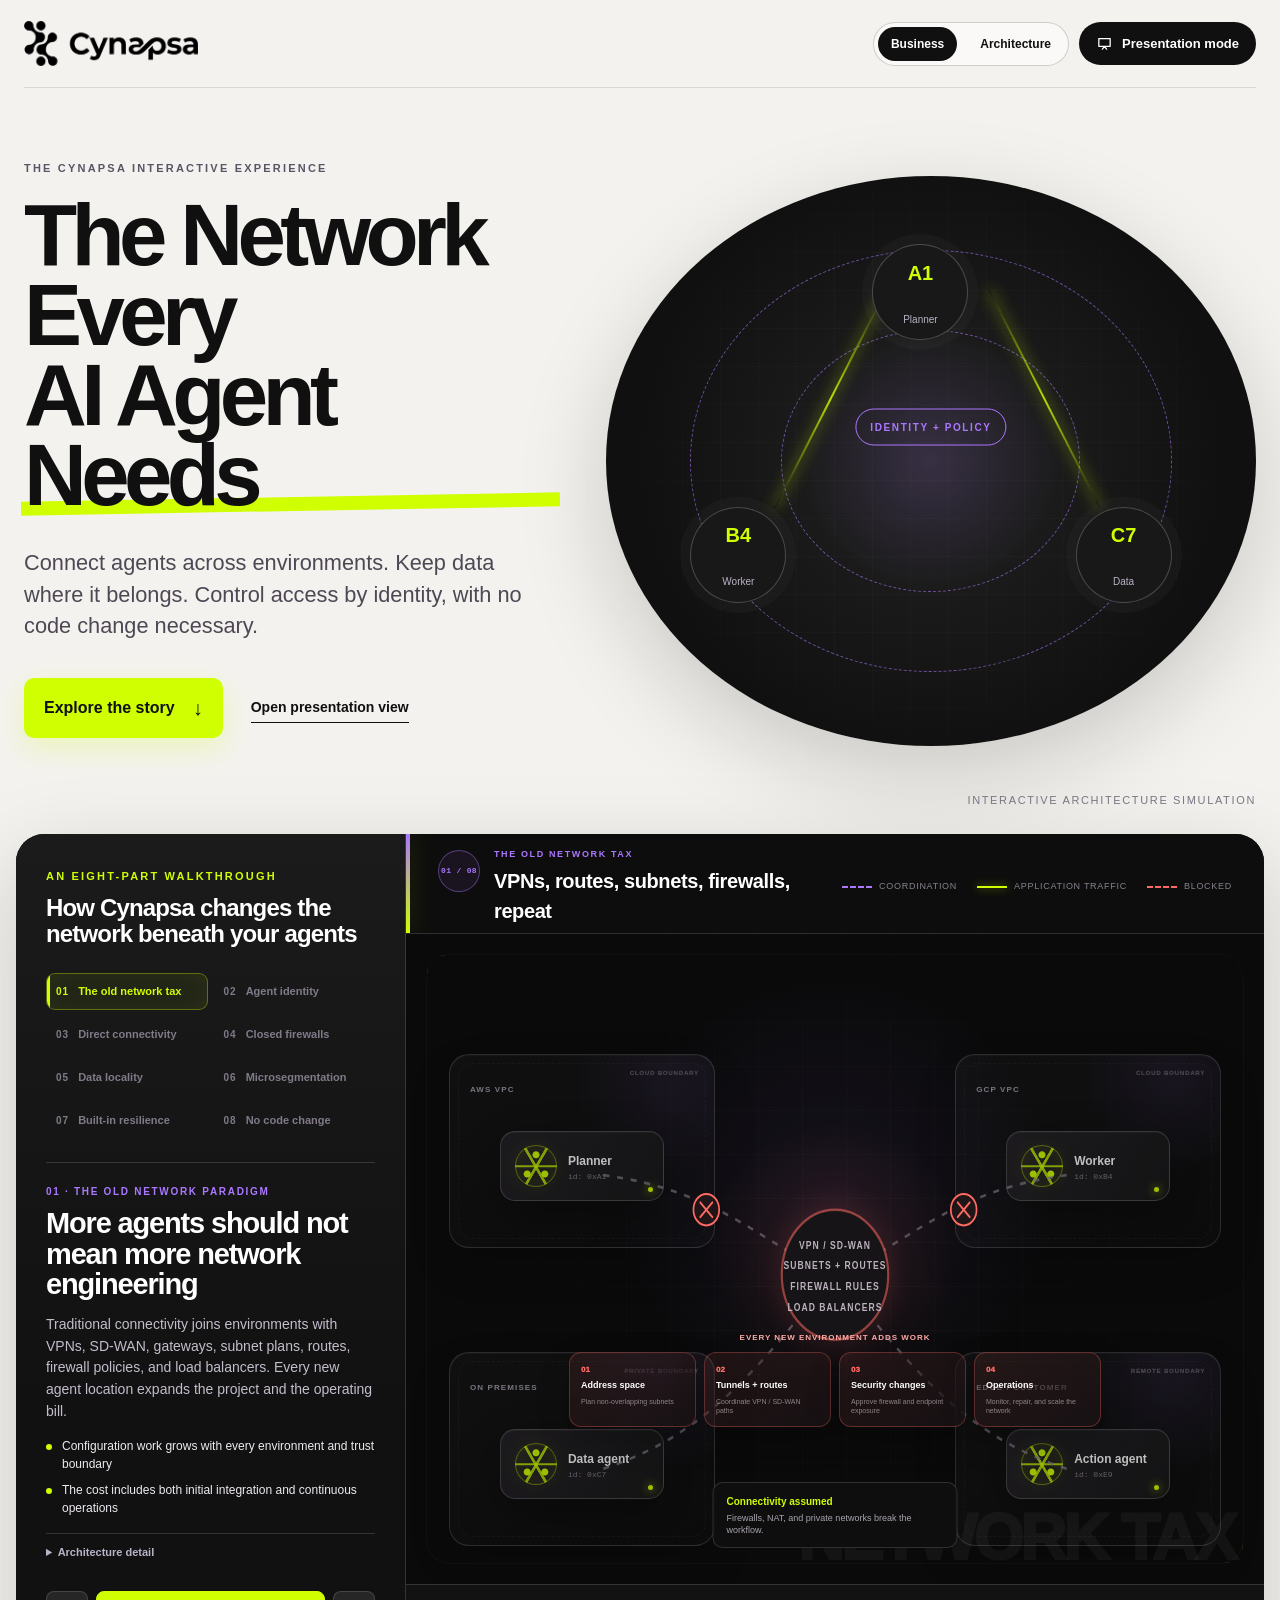
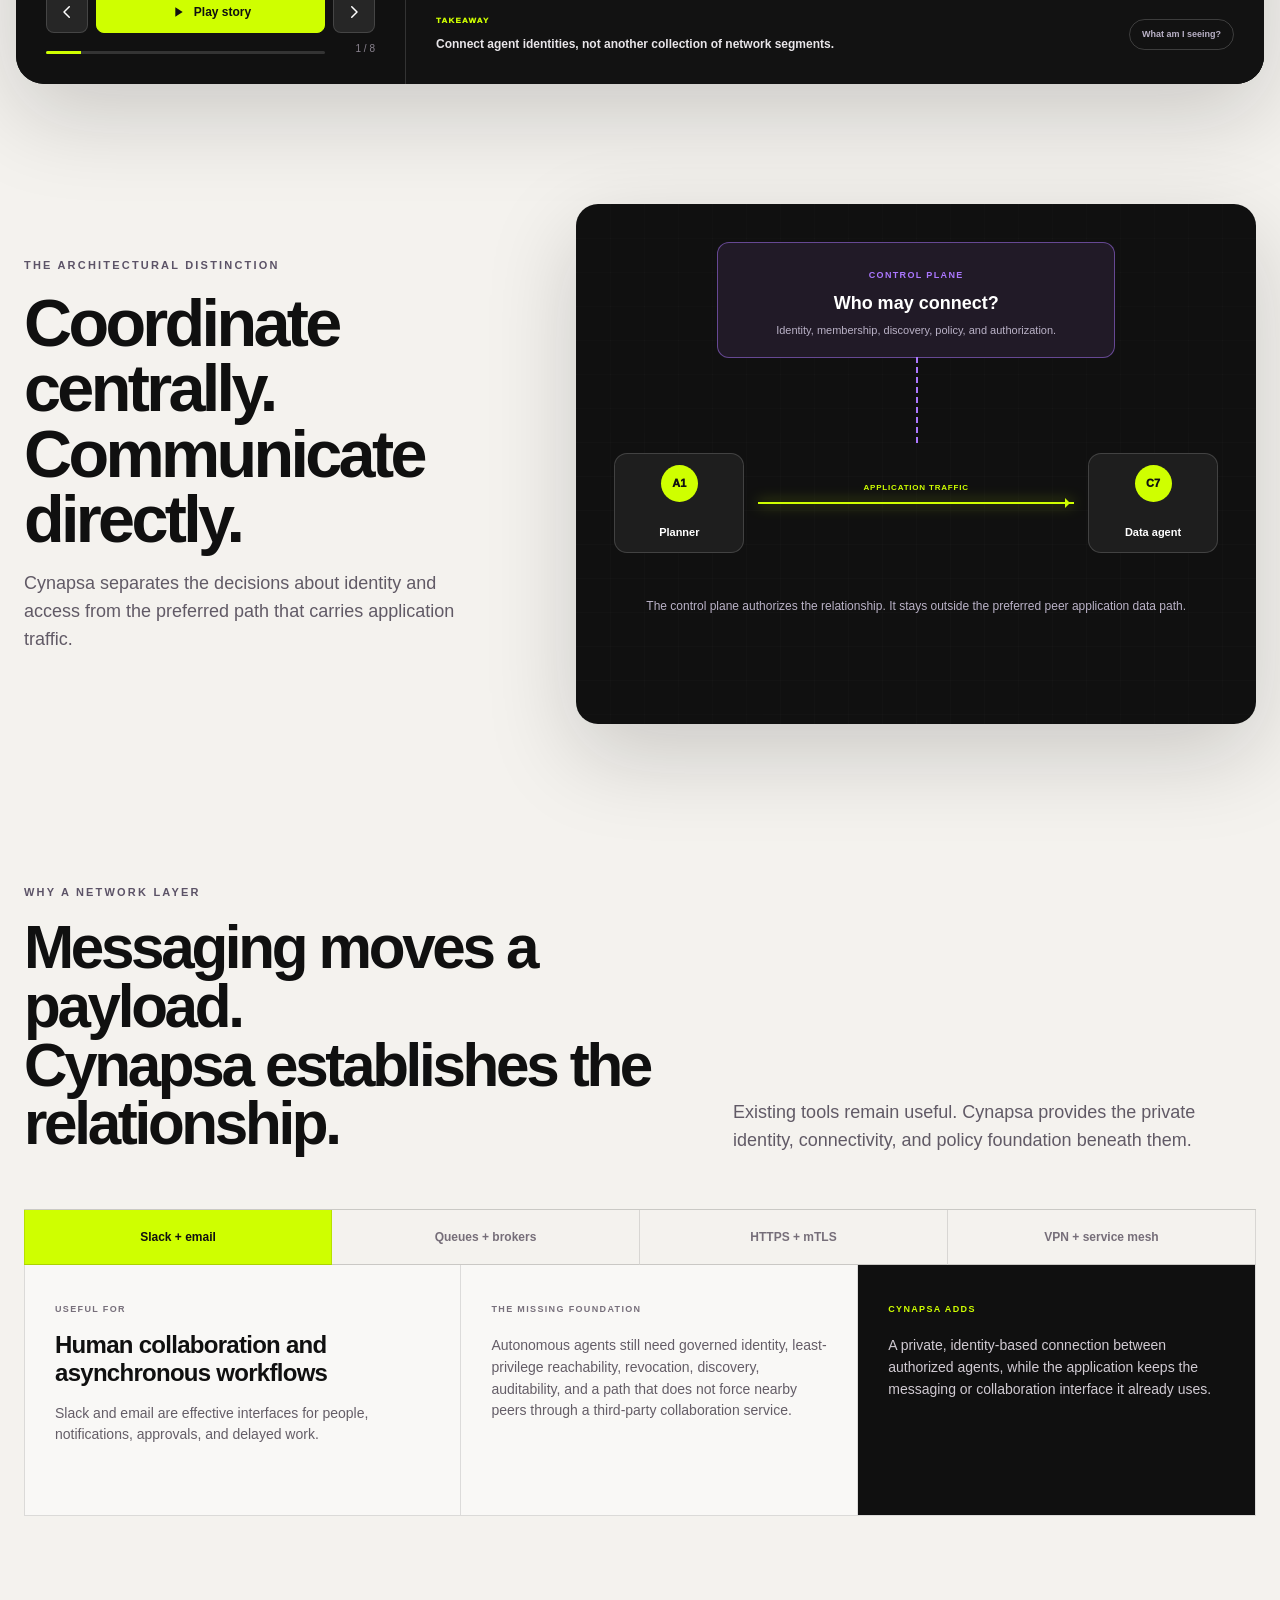
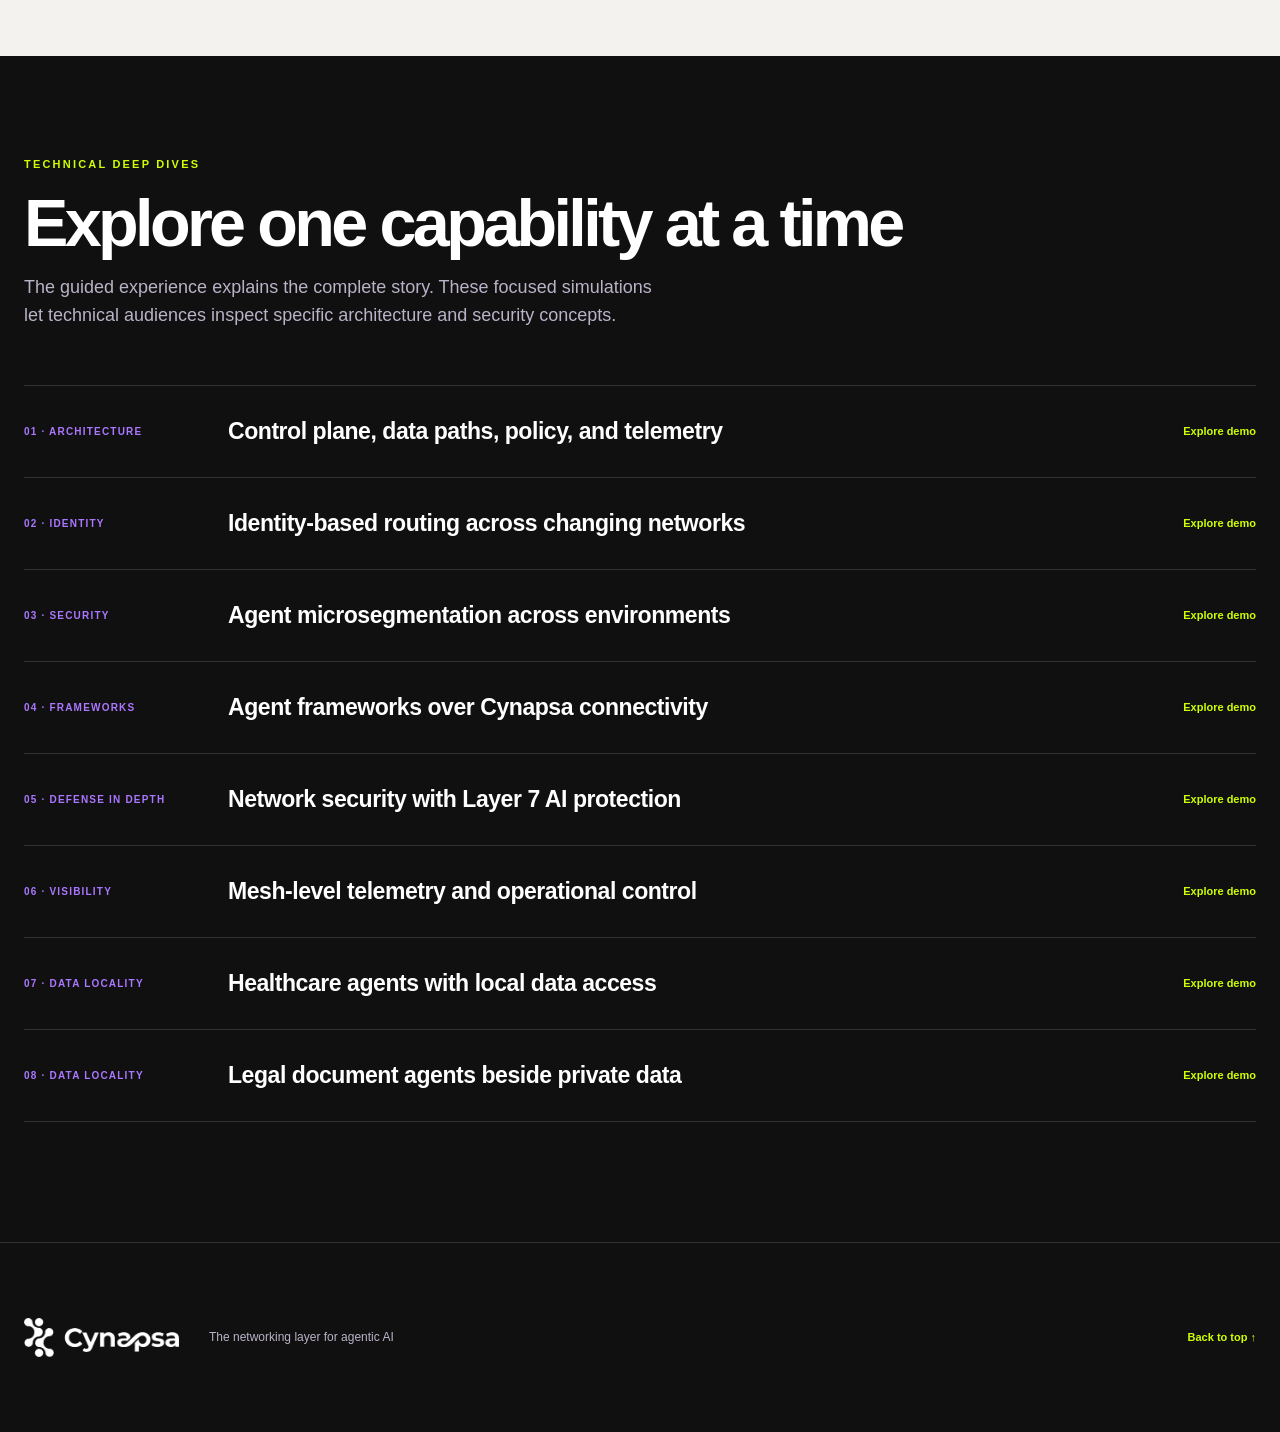
<file: index.html>
<!doctype html>
<html lang="en">
<head>
    <meta charset="utf-8">
    <meta name="viewport" content="width=device-width, initial-scale=1">
    <meta name="description" content="An interactive explanation of how Cynapsa connects distributed AI agents with identity-based policy and a direct peer data path.">
    <meta name="theme-color" content="#101010">
    <title>Cynapsa Interactive Experience</title>
    <link rel="icon" type="image/svg+xml" href="data:image/svg+xml,%3Csvg xmlns='http://www.w3.org/2000/svg' viewBox='0 0 64 64'%3E%3Crect width='64' height='64' rx='14' fill='%23101010'/%3E%3Ccircle cx='20' cy='32' r='6' fill='%23cfff00'/%3E%3Ccircle cx='44' cy='20' r='6' fill='%23ab77ff'/%3E%3Ccircle cx='44' cy='44' r='6' fill='%23fff'/%3E%3Cpath d='M25 29l13-7M25 35l13 7' stroke='%23cfff00' stroke-width='3'/%3E%3C/svg%3E">
    <link rel="stylesheet" href="./styles/experience.css?v=technical-stories-2">
</head>
<body data-scene="0" data-scene-id="old-network" data-lens="business" data-policy-state="allowed" data-firewall-state="idle" data-resilience-mode="balanced" data-resilience-state="healthy">
    <a class="skip-link" href="#experience">Skip to the experience</a>

    <header class="site-header">
        <a class="brand" href="./" aria-label="Cynapsa home">
            <img src="./assets/cynapsa-logo-dark.png" alt="Cynapsa">
        </a>
        <nav class="header-actions" aria-label="Experience controls">
            <div class="lens-switch" role="group" aria-label="Choose information level">
                <button class="lens-button is-active" type="button" data-lens="business" aria-pressed="true">Business</button>
                <button class="lens-button" type="button" data-lens="architecture" aria-pressed="false">Architecture</button>
            </div>
            <button class="presentation-button" type="button" data-action="presentation" aria-pressed="false">
                <svg viewBox="0 0 24 24" aria-hidden="true"><path d="M4 5h16v11H4zM9 20l3-4 3 4"/></svg>
                <span>Presentation mode</span>
            </button>
        </nav>
    </header>

    <main>
        <section class="hero" aria-labelledby="hero-title">
            <div class="hero-copy">
                <p class="eyebrow">The Cynapsa interactive experience</p>
                <h1 id="hero-title">The Network Every<br><span>AI Agent Needs</span></h1>
                <p class="hero-lede">Connect agents across environments. Keep data where it belongs. Control access by identity, with no code change necessary.</p>
                <div class="hero-actions">
                    <a class="primary-action" href="#experience">Explore the story <span aria-hidden="true">↓</span></a>
                    <button class="text-action" type="button" data-action="presentation">Open presentation view</button>
                </div>
            </div>
            <div class="hero-visual" aria-hidden="true">
                <div class="hero-orbit hero-orbit-one"></div>
                <div class="hero-orbit hero-orbit-two"></div>
                <div class="hero-control-label">IDENTITY + POLICY</div>
                <div class="hero-agent hero-agent-a"><span>A1</span><small>Planner</small></div>
                <div class="hero-agent hero-agent-b"><span>B4</span><small>Worker</small></div>
                <div class="hero-agent hero-agent-c"><span>C7</span><small>Data</small></div>
                <div class="hero-flow hero-flow-one"></div>
                <div class="hero-flow hero-flow-two"></div>
            </div>
            <p class="simulation-label">Interactive architecture simulation</p>
        </section>

        <section class="experience" id="experience" aria-labelledby="experience-title">
            <aside class="story-panel">
                <div class="story-intro">
                    <p class="eyebrow">An eight-part walkthrough</p>
                    <h2 id="experience-title">How Cynapsa changes the network beneath your agents</h2>
                </div>

                <ol class="chapter-list" aria-label="Story chapters">
                    <li><button type="button" class="chapter-button is-active" data-scene-target="0"><span>01</span><strong>The old network tax</strong></button></li>
                    <li><button type="button" class="chapter-button" data-scene-target="1"><span>02</span><strong>Agent identity</strong></button></li>
                    <li><button type="button" class="chapter-button" data-scene-target="2"><span>03</span><strong>Direct connectivity</strong></button></li>
                    <li><button type="button" class="chapter-button" data-scene-target="3"><span>04</span><strong>Closed firewalls</strong></button></li>
                    <li><button type="button" class="chapter-button" data-scene-target="4"><span>05</span><strong>Data locality</strong></button></li>
                    <li><button type="button" class="chapter-button" data-scene-target="5"><span>06</span><strong>Microsegmentation</strong></button></li>
                    <li><button type="button" class="chapter-button" data-scene-target="6"><span>07</span><strong>Built-in resilience</strong></button></li>
                    <li><button type="button" class="chapter-button" data-scene-target="7"><span>08</span><strong>No code change</strong></button></li>
                </ol>

                <article class="scene-copy" aria-live="polite">
                    <p class="scene-kicker" id="scene-kicker">01 · The challenge</p>
                    <h3 id="scene-title">Your agents have outgrown the sandbox</h3>
                    <p id="scene-body">A proof of concept works because every agent lives inside one trusted environment. Production splits the workflow across clouds, private networks, customer sites, and edge locations.</p>
                    <ul id="scene-points"></ul>
                    <details class="architecture-detail" id="architecture-detail">
                        <summary>Architecture detail</summary>
                        <p id="scene-architecture"></p>
                    </details>
                </article>

                <div class="story-controls">
                    <button type="button" class="control-button" data-action="previous" aria-label="Previous chapter">
                        <svg viewBox="0 0 24 24" aria-hidden="true"><path d="M15 5l-7 7 7 7"/></svg>
                    </button>
                    <button type="button" class="play-button" data-action="play" aria-pressed="false">
                        <svg class="play-icon" viewBox="0 0 24 24" aria-hidden="true"><path d="M8 5l11 7-11 7z"/></svg>
                        <svg class="pause-icon" viewBox="0 0 24 24" aria-hidden="true"><path d="M7 5h4v14H7zM13 5h4v14h-4z"/></svg>
                        <span>Play story</span>
                    </button>
                    <button type="button" class="control-button" data-action="next" aria-label="Next chapter">
                        <svg viewBox="0 0 24 24" aria-hidden="true"><path d="M9 5l7 7-7 7"/></svg>
                    </button>
                    <div class="progress-track" aria-hidden="true"><span id="progress-fill"></span></div>
                    <span class="progress-label" id="progress-label">1 / 8</span>
                </div>
            </aside>

            <div class="architecture-stage" id="architecture-stage" tabindex="0" aria-label="Animated Cynapsa architecture diagram">
                <div class="stage-header">
                    <div class="stage-heading-lockup">
                        <span class="stage-sequence" id="stage-sequence">01 / 08</span>
                        <p class="stage-eyebrow" id="stage-eyebrow">Production reality</p>
                        <h2 id="stage-title">Agents cross network boundaries</h2>
                    </div>
                    <div class="stage-legend" aria-label="Diagram legend">
                        <span><i class="legend-control"></i>Coordination</span>
                        <span><i class="legend-data"></i>Application traffic</span>
                        <span><i class="legend-blocked"></i>Blocked</span>
                    </div>
                </div>

                <div class="topology">
                    <div class="grid-glow"></div>

                    <div class="control-plane">
                        <div class="control-plane-mark">CP</div>
                        <div>
                            <strong>Cynapsa control plane</strong>
                            <span>Identity · policy · discovery · authorization</span>
                        </div>
                        <small>Outside the application data path</small>
                    </div>

                    <div class="environment environment-aws" data-zone="aws">
                        <span class="zone-label">AWS VPC</span>
                        <div class="agent agent-planner" data-agent="planner">
                            <span class="agent-icon">AI</span>
                            <div><strong>Planner</strong><small>id: 0xA1</small></div>
                            <i class="identity-badge">VERIFIED</i>
                        </div>
                    </div>
                    <div class="environment environment-gcp" data-zone="gcp">
                        <span class="zone-label">GCP VPC</span>
                        <div class="agent agent-worker" data-agent="worker">
                            <span class="agent-icon">AI</span>
                            <div><strong>Worker</strong><small>id: 0xB4</small></div>
                            <i class="identity-badge">VERIFIED</i>
                            <i class="revoked-badge">REVOKED</i>
                        </div>
                    </div>
                    <div class="environment environment-onprem" data-zone="onprem">
                        <span class="zone-label">ON PREMISES</span>
                        <div class="agent agent-data" data-agent="data">
                            <span class="agent-icon">AI</span>
                            <div><strong>Data agent</strong><small>id: 0xC7</small></div>
                            <i class="identity-badge">VERIFIED</i>
                        </div>
                        <div class="private-data"><span></span><strong>Private data</strong><small>Raw data stays here</small></div>
                    </div>
                    <div class="environment environment-edge" data-zone="edge">
                        <span class="zone-label">EDGE / CUSTOMER</span>
                        <div class="agent agent-mobile" data-agent="mobile">
                            <span class="agent-icon">AI</span>
                            <div><strong>Action agent</strong><small>id: 0xE9</small></div>
                            <i class="identity-badge">VERIFIED</i>
                        </div>
                    </div>

                    <svg class="topology-lines" viewBox="0 0 1000 620" preserveAspectRatio="none">
                        <defs>
                            <filter id="limeGlow"><feGaussianBlur stdDeviation="4" result="blur"/><feMerge><feMergeNode in="blur"/><feMergeNode in="SourceGraphic"/></feMerge></filter>
                            <filter id="purpleGlow"><feGaussianBlur stdDeviation="3" result="blur"/><feMerge><feMergeNode in="blur"/><feMergeNode in="SourceGraphic"/></feMerge></filter>
                        </defs>
                        <g class="legacy-connections">
                            <path class="legacy-line legacy-one" d="M230 230 C370 245 420 300 500 325"/>
                            <path class="legacy-line legacy-two" d="M770 230 C630 245 580 300 500 325"/>
                            <path class="legacy-line legacy-three" d="M230 510 C365 475 430 390 500 325"/>
                            <path class="legacy-line legacy-four" d="M770 510 C635 475 570 390 500 325"/>
                            <g class="legacy-hub">
                                <circle cx="500" cy="325" r="62"/>
                                <text x="500" y="300">VPN / SD-WAN</text>
                                <text x="500" y="320">SUBNETS + ROUTES</text>
                                <text x="500" y="340">FIREWALL RULES</text>
                                <text x="500" y="360">LOAD BALANCERS</text>
                            </g>
                            <g class="blocked-marker blocked-one" transform="translate(350 263)"><circle r="15"/><path d="M-7-7L7 7M7-7L-7 7"/></g>
                            <g class="blocked-marker blocked-two" transform="translate(650 263)"><circle r="15"/><path d="M-7-7L7 7M7-7L-7 7"/></g>
                        </g>
                        <g class="control-connections" filter="url(#purpleGlow)">
                            <path class="control-line control-one" d="M500 80 C410 105 320 128 230 200"/>
                            <path class="control-line control-two" d="M500 80 C590 105 680 128 770 200"/>
                            <path class="control-line control-three" d="M500 80 C390 210 310 330 230 480"/>
                            <path class="control-line control-four" d="M500 80 C610 210 690 330 770 480"/>
                        </g>
                        <g class="data-connections" filter="url(#limeGlow)">
                            <path class="data-line data-one" d="M270 230 C405 185 600 185 730 230"/>
                            <path class="data-line data-two" d="M730 250 C610 350 410 405 270 490"/>
                            <path class="data-line data-three" d="M270 510 C415 565 585 565 730 510"/>
                        </g>
                        <g class="blocked-attempt">
                            <path d="M730 490 C590 430 430 350 270 250"/>
                            <g class="blocked-marker" transform="translate(500 370)"><circle r="18"/><path d="M-8-8L8 8M8-8L-8 8"/></g>
                        </g>
                    </svg>

                    <div class="legacy-cost-stack" aria-hidden="true">
                        <span>Every new environment adds work</span>
                        <div><i>01</i><strong>Address space</strong><small>Plan non-overlapping subnets</small></div>
                        <div><i>02</i><strong>Tunnels + routes</strong><small>Coordinate VPN / SD-WAN paths</small></div>
                        <div><i>03</i><strong>Security changes</strong><small>Approve firewall and endpoint exposure</small></div>
                        <div><i>04</i><strong>Operations</strong><small>Monitor, repair, and scale the network</small></div>
                    </div>

                    <div class="firewall-layer scene-layer">
                        <div class="firewall-diagram">
                            <article class="firewall-zone firewall-zone-cloud">
                                <span class="zone-label">CLOUD VPC</span>
                                <div class="firewall-agent"><i>A1</i><strong>Planner</strong><small>verified identity</small></div>
                                <div class="firewall-boundary"><span>FIREWALL</span><b>INBOUND CLOSED</b></div>
                            </article>
                            <div class="firewall-middle">
                                <div class="unsolicited-probe"><span>UNSOLICITED</span><b>×</b></div>
                                <div class="firewall-control-node"><i>CP</i><strong>Identity + policy</strong><small>Connection coordination</small></div>
                                <div class="outbound-signal outbound-left"><span>OUTBOUND</span></div>
                                <div class="outbound-signal outbound-right"><span>OUTBOUND</span></div>
                                <div class="authorized-tunnel"><span>AUTHORIZED BIDIRECTIONAL PATH</span></div>
                            </div>
                            <article class="firewall-zone firewall-zone-private">
                                <span class="zone-label">PRIVATE / CUSTOMER NETWORK</span>
                                <div class="firewall-agent"><i>B4</i><strong>Worker</strong><small>verified identity</small></div>
                                <div class="firewall-boundary"><span>FIREWALL</span><b>INBOUND CLOSED</b></div>
                            </article>
                        </div>
                        <div class="firewall-posture">
                            <div><span>Inbound port opening</span><strong>Not required</strong></div>
                            <div><span>Agent coordination</span><strong>Outbound initiated</strong></div>
                            <div><span>Relationship</span><strong id="firewall-relationship">Not established</strong></div>
                        </div>
                        <div class="firewall-actions" role="group" aria-label="Firewall simulation">
                            <button type="button" data-action="attempt-inbound">Attempt unsolicited access</button>
                            <button type="button" data-action="authorize-path">Establish authorized connection</button>
                            <button type="button" data-action="reset-firewall">Replay</button>
                        </div>
                    </div>

                    <div class="locality-layer scene-layer">
                        <article class="locality-panel locality-risk-panel">
                            <header>
                                <span class="scene-badge scene-badge-risk">COMMON WORKAROUND</span>
                                <strong>Move data to the agent</strong>
                                <p>Raw records leave their governed boundary and create another sensitive copy.</p>
                            </header>
                            <div class="data-move-flow">
                                <div class="data-source-card">
                                    <span class="data-lock"></span>
                                    <div><strong>Private records</strong><small>Governed environment</small></div>
                                </div>
                                <div class="raw-data-rail"><span>RAW DATA COPY</span></div>
                                <div class="remote-agent-card">
                                    <i>AI</i>
                                    <div><strong>Remote agent</strong><small>New data location</small></div>
                                </div>
                            </div>
                            <div class="risk-chips">
                                <span>Security exposure</span>
                                <span>Privacy scope</span>
                                <span>Residency and retention</span>
                            </div>
                        </article>

                        <article class="locality-panel locality-solution-panel">
                            <header>
                                <span class="scene-badge scene-badge-cynapsa">CYNAPSA</span>
                                <strong>Move the agent to the data</strong>
                                <p>The agent runs beside the source. Raw records remain under existing controls.</p>
                            </header>
                            <div class="local-execution-flow">
                                <div class="remote-request-card"><i>A1</i><strong>Requester</strong></div>
                                <div class="result-rail"><span>TASK + PERMITTED RESULT</span></div>
                                <div class="governed-boundary">
                                    <span class="boundary-label">GOVERNED DATA ENVIRONMENT</span>
                                    <div class="local-agent-card"><i>AI</i><strong>Same agent logic</strong></div>
                                    <div class="local-data-card"><span class="data-lock"></span><strong>Raw data stays here</strong></div>
                                </div>
                            </div>
                            <div class="no-code-chip">NO AGENT CODE CHANGE</div>
                        </article>
                    </div>

                    <div class="microsegmentation-layer scene-layer">
                        <article class="micro-panel micro-before">
                            <header>
                                <span class="scene-badge scene-badge-risk">LOCATION-BASED TRUST</span>
                                <strong>Same VPC or machine</strong>
                                <p>Local reachability can become lateral access between neighboring agents.</p>
                            </header>
                            <div class="shared-local-zone">
                                <span class="zone-label">SHARED LOCAL NETWORK</span>
                                <svg class="local-access-lines" viewBox="0 0 500 180" preserveAspectRatio="none">
                                    <path d="M100 105 L250 55 L400 105 L100 105 M250 55 L250 145 M100 105 L250 145 L400 105"/>
                                </svg>
                                <div class="local-agent local-agent-one"><i>B4</i><strong>Worker</strong></div>
                                <div class="local-agent local-agent-two"><i>C7</i><strong>Data</strong></div>
                                <div class="local-agent local-agent-three"><i>S9</i><strong>Secrets</strong></div>
                            </div>
                            <p class="panel-note panel-note-risk">Reachable by location, without a per-agent authorization decision.</p>
                        </article>

                        <article class="micro-panel micro-after">
                            <header>
                                <span class="scene-badge scene-badge-cynapsa">IDENTITY MICROSEGMENTATION</span>
                                <strong>Every local relationship is authorized</strong>
                                <p>Sharing a host, subnet, or VPC grants no automatic agent access.</p>
                            </header>
                            <div class="shared-local-zone protected-local-zone">
                                <span class="zone-label">SAME SHARED LOCAL NETWORK</span>
                                <div class="authorization-gate">CONTROL PLANE: IDENTITY + AUTHORIZATION</div>
                                <div class="approved-local-path"><span>ALLOWED</span></div>
                                <div class="denied-local-path"><span>BLOCKED</span></div>
                                <div class="local-agent local-agent-one"><i>B4</i><strong>Worker</strong><small>verified</small></div>
                                <div class="local-agent local-agent-two"><i>C7</i><strong>Data</strong><small>verified</small></div>
                                <div class="local-agent local-agent-three"><i>S9</i><strong>Secrets</strong><small>verified</small></div>
                            </div>
                            <p class="panel-note">Only the B4 to C7 identity relationship is approved.</p>
                        </article>
                    </div>

                    <div class="resilience-layer scene-layer">
                        <div class="resilience-toolbar">
                            <div>
                                <span class="scene-badge scene-badge-cynapsa">LOGICAL DESTINATION</span>
                                <strong>identity: document-agent</strong>
                                <small>One stable identity, distinct authorized instances</small>
                            </div>
                            <div class="resilience-modes" role="group" aria-label="Replica policy mode">
                                <button type="button" class="is-active" data-resilience-mode="balanced" aria-pressed="true">Balanced</button>
                                <button type="button" data-resilience-mode="active-passive" aria-pressed="false">Active-passive</button>
                            </div>
                        </div>
                        <div class="resilience-visual">
                            <div class="resilience-caller"><i>A1</i><strong>Caller</strong><small>same destination identity</small></div>
                            <div class="request-stream" aria-hidden="true"><span></span><span></span><span></span><span></span><span></span><span></span></div>
                            <div class="instance-pool">
                                <article class="replica replica-a" data-replica="a"><span class="replica-role">ACTIVE</span><i>A</i><strong>Instance A</strong><small>AWS · healthy</small><b>0</b></article>
                                <article class="replica replica-b" data-replica="b"><span class="replica-role">ACTIVE</span><i>B</i><strong>Instance B</strong><small>Private cloud · healthy</small><b>0</b></article>
                                <article class="replica replica-c" data-replica="c"><span class="replica-role">ACTIVE</span><i>C</i><strong>Instance C</strong><small>Edge · healthy</small><b>0</b></article>
                            </div>
                        </div>
                        <div class="resilience-status"><span class="status-dot"></span><strong id="resilience-status-text">Three healthy instances are eligible for new requests.</strong></div>
                        <div class="resilience-actions" role="group" aria-label="Resilience simulation">
                            <button type="button" data-action="send-requests">Send requests</button>
                            <button type="button" data-action="fail-instance">Take active instance offline</button>
                            <button type="button" data-action="restore-instances">Restore all</button>
                        </div>
                        <p class="simulation-disclaimer">Illustrative routing simulation, not a performance benchmark. Failover applies to subsequent requests after failure detection.</p>
                    </div>

                    <div class="scene-callout callout-challenge"><strong>Connectivity assumed</strong><span>Firewalls, NAT, and private networks break the workflow.</span></div>
                    <div class="scene-callout callout-identity"><strong>Identity replaces location</strong><span>Each agent receives a governed cryptographic identity.</span></div>
                    <div class="scene-callout callout-direct"><strong>Preferred peer data path</strong><span>Authorized agents exchange application traffic directly.</span></div>
                    <div class="scene-callout callout-firewall"><strong>Inbound stays closed</strong><span>Agents initiate the required outbound connectivity. Unsolicited inbound access remains blocked.</span></div>
                    <div class="scene-callout callout-local"><strong>Bring the agent to the data</strong><span>Only the permitted result leaves the private environment.</span></div>
                    <div class="scene-callout callout-policy"><strong>Policy enforced</strong><span>The revoked agent loses access. Other workflows continue.</span></div>
                    <div class="scene-callout callout-resilience"><strong>Identity survives instance failure</strong><span>New requests move to a healthy authorized instance after failure detection.</span></div>
                    <div class="scene-callout callout-sdk"><strong>No code change necessary</strong><span>Cynapsa adds the connectivity layer beneath the existing agent logic.</span></div>

                    <div class="policy-console">
                        <div><span class="status-dot"></span><strong>Policy simulation</strong></div>
                        <p id="policy-status-text">Worker B4 may access Data C7</p>
                        <div class="policy-actions">
                            <button type="button" data-action="allow-policy" class="is-active" aria-pressed="true">Allow</button>
                            <button type="button" data-action="revoke-policy" aria-pressed="false">Revoke</button>
                        </div>
                    </div>

                    <div class="sdk-layer">
                        <div class="sdk-app-card">
                            <span>YOUR EXISTING AGENT APPLICATION</span>
                            <div class="sdk-app-flow">
                                <i class="sdk-app-node">AI</i>
                                <div>
                                    <strong>Framework and business logic</strong>
                                    <small>LangGraph · CrewAI · custom runtime</small>
                                </div>
                                <code>agent.run(task)</code>
                            </div>
                        </div>
                        <div class="sdk-bridge"><span>NO CODE CHANGE</span><small>Connectivity changes below the application</small></div>
                        <div class="sdk-network-card">
                            <div class="sdk-network-heading">
                                <span>CYNAPSA NETWORKING LAYER</span>
                                <strong>Identity · policy · discovery · private connectivity</strong>
                            </div>
                            <div class="sdk-network-flow" aria-hidden="true">
                                <i>AWS</i><b></b><i>VPC</i><b></b><i>EDGE</i><b></b><i>DATA</i>
                            </div>
                        </div>
                    </div>
                </div>

                <div class="stage-footer">
                    <p><span>Takeaway</span><strong id="stage-takeaway">A working prototype is only the beginning. Production agents need cross-environment connectivity.</strong></p>
                    <button type="button" class="explain-button" data-action="explain" aria-expanded="false">What am I seeing?</button>
                </div>
                <div class="stage-explainer" id="stage-explainer" hidden>
                    <p id="stage-explainer-text"></p>
                </div>
                <nav class="presentation-toolbar" aria-label="Presentation controls">
                    <button type="button" data-action="previous" aria-label="Previous chapter">←</button>
                    <span id="presentation-progress">01 / 08</span>
                    <button type="button" data-action="presentation-play" aria-pressed="false">Play</button>
                    <button type="button" data-action="next" aria-label="Next chapter">→</button>
                    <button type="button" data-action="exit-presentation">Exit</button>
                </nav>
            </div>
        </section>

        <section class="architecture-distinction section-shell" aria-labelledby="distinction-title">
            <div class="section-heading">
                <p class="eyebrow">The architectural distinction</p>
                <h2 id="distinction-title">Coordinate centrally.<br>Communicate directly.</h2>
                <p>Cynapsa separates the decisions about identity and access from the preferred path that carries application traffic.</p>
            </div>
            <div class="distinction-visual">
                <div class="distinction-control">
                    <span>CONTROL PLANE</span>
                    <strong>Who may connect?</strong>
                    <p>Identity, membership, discovery, policy, and authorization.</p>
                </div>
                <div class="distinction-agents">
                    <div class="mini-agent"><i>A1</i><strong>Planner</strong></div>
                    <div class="direct-path"><span>APPLICATION TRAFFIC</span></div>
                    <div class="mini-agent"><i>C7</i><strong>Data agent</strong></div>
                </div>
                <p class="distinction-note">The control plane authorizes the relationship. It stays outside the preferred peer application data path.</p>
            </div>
        </section>

        <section class="alternatives section-shell" aria-labelledby="alternatives-title">
            <div class="section-heading compact">
                <p class="eyebrow">Why a network layer</p>
                <h2 id="alternatives-title">Messaging moves a payload.<br>Cynapsa establishes the relationship.</h2>
                <p>Existing tools remain useful. Cynapsa provides the private identity, connectivity, and policy foundation beneath them.</p>
            </div>
            <div class="alternative-explorer">
                <div class="alternative-tabs" role="tablist" aria-label="Compare connectivity alternatives">
                    <button role="tab" aria-selected="true" data-alternative="collaboration">Slack + email</button>
                    <button role="tab" aria-selected="false" data-alternative="queues">Queues + brokers</button>
                    <button role="tab" aria-selected="false" data-alternative="https">HTTPS + mTLS</button>
                    <button role="tab" aria-selected="false" data-alternative="vpn">VPN + service mesh</button>
                </div>
                <article class="alternative-panel" aria-live="polite">
                    <div class="alternative-useful">
                        <span>Useful for</span>
                        <h3 id="alternative-title">Human collaboration and asynchronous workflows</h3>
                        <p id="alternative-useful">Slack and email are effective interfaces for people, notifications, approvals, and delayed work.</p>
                    </div>
                    <div class="alternative-gap">
                        <span>The missing foundation</span>
                        <p id="alternative-gap">Autonomous agents still need governed identity, least-privilege reachability, revocation, discovery, auditability, and a path that does not force nearby peers through a third-party collaboration service.</p>
                    </div>
                    <div class="alternative-cynapsa">
                        <span>Cynapsa adds</span>
                        <p id="alternative-cynapsa">A private, identity-based connection between authorized agents, while the application keeps the messaging or collaboration interface it already uses.</p>
                    </div>
                </article>
            </div>
        </section>

        <section class="demo-library" id="demo-library" aria-labelledby="library-title">
            <div class="library-heading">
                <p class="eyebrow">Technical deep dives</p>
                <h2 id="library-title">Explore one capability at a time</h2>
                <p>The guided experience explains the complete story. These focused simulations let technical audiences inspect specific architecture and security concepts.</p>
            </div>
            <div class="library-list">
                <a href="./cynapsa_technical_walkthrough.html"><span>01 · Architecture</span><strong>Control plane, data paths, policy, and telemetry</strong><i>Explore demo</i></a>
                <a href="./identity_based_routing.html"><span>02 · Identity</span><strong>Identity-based routing across changing networks</strong><i>Explore demo</i></a>
                <a href="./distributed_agentic_segmentation.html"><span>03 · Security</span><strong>Agent microsegmentation across environments</strong><i>Explore demo</i></a>
                <a href="./agenitc_sdk.html"><span>04 · Frameworks</span><strong>Agent frameworks over Cynapsa connectivity</strong><i>Explore demo</i></a>
                <a href="./llm_and_ai_security.html"><span>05 · Defense in depth</span><strong>Network security with Layer 7 AI protection</strong><i>Explore demo</i></a>
                <a href="./observibility.html"><span>06 · Visibility</span><strong>Mesh-level telemetry and operational control</strong><i>Explore demo</i></a>
                <a href="./healthcare_agents.html"><span>07 · Data locality</span><strong>Healthcare agents with local data access</strong><i>Explore demo</i></a>
                <a href="./legal_doc_agent.html"><span>08 · Data locality</span><strong>Legal document agents beside private data</strong><i>Explore demo</i></a>
            </div>
        </section>
    </main>

    <footer class="site-footer">
        <img src="./assets/cynapsa-logo-light.png" alt="Cynapsa">
        <p>The networking layer for agentic AI</p>
        <a href="#hero-title">Back to top ↑</a>
    </footer>

    <div class="presentation-help" aria-hidden="true">← → chapters · Space play/pause · Esc exit</div>
    <script src="./scripts/experience-v6.js"></script>
    <script>
        (() => {
            if (window.__cynapsaControlsBound) return;
            window.__cynapsaControlsBound = true;
            const body = document.body;
            const stageTakeaway = document.getElementById("stage-takeaway");
            const firewallRelationship = document.getElementById("firewall-relationship");
            const modeButtons = [...document.querySelectorAll("button[data-resilience-mode]")];
            const replicaCards = [...document.querySelectorAll("[data-replica]")];
            const statusText = document.getElementById("resilience-status-text");

            let mode = "balanced";
            let state = "healthy";
            let counts = { a: 0, b: 0, c: 0 };

            function setFirewallState(next) {
                body.dataset.firewallState = next;
                firewallRelationship.textContent = next === "authorized"
                    ? "Authorized and established"
                    : next === "blocked" ? "Unsolicited attempt blocked" : "Not established";

                if (body.dataset.sceneId === "firewall") {
                    stageTakeaway.textContent = next === "authorized"
                        ? "Authorized agents communicate over an established path while the inbound firewall posture remains closed."
                        : next === "blocked"
                            ? "The unsolicited attempt is blocked. No public agent endpoint is exposed."
                            : "Agents initiate connectivity from inside their environments. Unsolicited inbound access stays blocked.";
                }
            }

            function renderResilience() {
                body.dataset.resilienceMode = mode;
                body.dataset.resilienceState = state;
                modeButtons.forEach(button => {
                    const active = button.dataset.resilienceMode === mode;
                    button.classList.toggle("is-active", active);
                    button.setAttribute("aria-pressed", String(active));
                });

                replicaCards.forEach(card => {
                    const key = card.dataset.replica;
                    const role = card.querySelector(".replica-role");
                    const detail = card.querySelector("small");
                    card.querySelector("b").textContent = String(counts[key]);
                    card.classList.toggle("is-offline", key === "a" && state === "degraded");
                    card.classList.toggle("is-promoted", key === "b" && mode === "active-passive" && state === "degraded");

                    if (key === "a") {
                        role.textContent = state === "degraded" ? "OFFLINE" : "ACTIVE";
                        detail.textContent = state === "degraded" ? "AWS · unavailable" : "AWS · healthy";
                    } else if (mode === "active-passive") {
                        role.textContent = key === "b" && state === "degraded" ? "PROMOTED" : "STANDBY";
                    } else {
                        role.textContent = "ACTIVE";
                    }
                });

                statusText.textContent = state === "degraded"
                    ? mode === "active-passive"
                        ? "Instance A is unavailable. Instance B is active for subsequent requests."
                        : "Instance A is unavailable. Subsequent requests use healthy instances B and C."
                    : mode === "active-passive"
                        ? "Instance A is active. Instances B and C are ready as standby capacity."
                        : "Three healthy instances are eligible for new requests.";
            }

            function resetResilience(nextMode = "balanced") {
                mode = nextMode;
                state = "healthy";
                counts = { a: 0, b: 0, c: 0 };
                renderResilience();
            }

            function sendRequests() {
                const eligible = mode === "active-passive"
                    ? [state === "degraded" ? "b" : "a"]
                    : state === "degraded" ? ["b", "c"] : ["a", "b", "c"];
                for (let index = 0; index < 6; index += 1) counts[eligible[index % eligible.length]] += 1;
                body.classList.remove("requests-moving");
                window.requestAnimationFrame(() => body.classList.add("requests-moving"));
                window.setTimeout(() => body.classList.remove("requests-moving"), 1500);
                renderResilience();
            }

            document.querySelector('[data-action="attempt-inbound"]').addEventListener("click", () => setFirewallState("blocked"));
            document.querySelector('[data-action="authorize-path"]').addEventListener("click", () => setFirewallState("authorized"));
            document.querySelector('[data-action="reset-firewall"]').addEventListener("click", () => setFirewallState("idle"));
            modeButtons.forEach(button => button.addEventListener("click", () => resetResilience(button.dataset.resilienceMode)));
            document.querySelector('[data-action="send-requests"]').addEventListener("click", sendRequests);
            document.querySelector('[data-action="fail-instance"]').addEventListener("click", () => {
                state = "degraded";
                renderResilience();
            });
            document.querySelector('[data-action="restore-instances"]').addEventListener("click", () => {
                state = "healthy";
                renderResilience();
            });

            document.querySelectorAll("[data-scene-target], button[data-lens]").forEach(button => button.addEventListener("click", () => {
                window.setTimeout(() => {
                    if (body.dataset.sceneId === "firewall") setFirewallState("idle");
                    if (body.dataset.sceneId === "resilience") resetResilience();
                }, 0);
            }));
        })();
    </script>
</body>
</html>
</file>
<file: styles/experience.css>
:root {
    --ink: #101010;
    --panel: #1f1f1f;
    --paper: #f4f2ee;
    --paper-deep: #e9e6df;
    --white: #ffffff;
    --muted: #bab2c7;
    --muted-dark: #6f6878;
    --lime: #cfff00;
    --purple: #ab77ff;
    --danger: #ff6b64;
    --line: rgba(255,255,255,.14);
    --shadow: 0 30px 90px rgba(16,16,16,.18);
    --radius: 22px;
}

* { box-sizing: border-box; }

html { scroll-behavior: smooth; }

body {
    margin: 0;
    color: var(--ink);
    background: var(--paper);
    font-family: Inter, ui-sans-serif, -apple-system, BlinkMacSystemFont, "Segoe UI", sans-serif;
    font-size: 16px;
    line-height: 1.5;
    overflow-x: hidden;
}

button, a { font: inherit; }
button { color: inherit; }
a { color: inherit; }

.skip-link {
    position: fixed;
    top: 12px;
    left: 12px;
    z-index: 1000;
    transform: translateY(-150%);
    background: var(--lime);
    padding: 10px 14px;
    border-radius: 8px;
    font-weight: 800;
}
.skip-link:focus { transform: translateY(0); }

.site-header {
    width: min(1440px, calc(100% - 48px));
    height: 88px;
    margin: 0 auto;
    display: flex;
    align-items: center;
    justify-content: space-between;
    border-bottom: 1px solid rgba(16,16,16,.12);
}

.brand { display: inline-flex; align-items: center; }
.brand img { width: 174px; height: auto; display: block; }

.header-actions, .lens-switch { display: flex; align-items: center; gap: 10px; }

.lens-switch {
    padding: 4px;
    border: 1px solid rgba(16,16,16,.18);
    border-radius: 999px;
    background: rgba(255,255,255,.52);
}

.lens-button {
    border: 0;
    border-radius: 999px;
    background: transparent;
    padding: 8px 13px;
    font-size: 12px;
    font-weight: 800;
    cursor: pointer;
}

.lens-button.is-active { color: var(--white); background: var(--ink); }

.presentation-button {
    display: inline-flex;
    align-items: center;
    gap: 9px;
    border: 0;
    border-radius: 999px;
    background: var(--ink);
    color: var(--white);
    padding: 12px 17px;
    font-size: 13px;
    font-weight: 750;
    cursor: pointer;
}

.presentation-button svg {
    width: 17px;
    fill: none;
    stroke: currentColor;
    stroke-width: 1.8;
    stroke-linecap: round;
    stroke-linejoin: round;
}

.hero {
    position: relative;
    width: min(1440px, calc(100% - 48px));
    min-height: 690px;
    margin: 0 auto;
    display: grid;
    grid-template-columns: minmax(0, .9fr) minmax(560px, 1.1fr);
    align-items: center;
    gap: 50px;
}

.hero-copy { padding: 72px 0 96px; position: relative; z-index: 2; }
.eyebrow {
    margin: 0 0 18px;
    color: #5c5367;
    font-size: 11px;
    font-weight: 900;
    letter-spacing: .2em;
    text-transform: uppercase;
}

.hero h1 {
    margin: 0;
    max-width: 750px;
    font-size: clamp(58px, 6.8vw, 108px);
    line-height: .92;
    letter-spacing: -.065em;
    font-weight: 820;
}

.hero h1 span {
    display: inline-block;
    position: relative;
    z-index: 1;
}
.hero h1 span::after {
    content: "";
    position: absolute;
    left: -.03em;
    right: -.05em;
    bottom: .04em;
    height: .16em;
    z-index: -1;
    background: var(--lime);
    transform: rotate(-1deg);
}

.hero-lede {
    max-width: 650px;
    margin: 32px 0 0;
    color: #4e4854;
    font-size: clamp(18px, 1.7vw, 24px);
    line-height: 1.46;
}

.hero-actions { margin-top: 36px; display: flex; align-items: center; gap: 28px; }
.primary-action {
    display: inline-flex;
    align-items: center;
    gap: 18px;
    padding: 15px 20px;
    border-radius: 10px;
    color: var(--ink);
    background: var(--lime);
    text-decoration: none;
    font-weight: 850;
    box-shadow: 0 10px 28px rgba(207,255,0,.22);
}
.primary-action span { font-size: 20px; }
.text-action {
    border: 0;
    border-bottom: 1px solid var(--ink);
    padding: 4px 0;
    background: transparent;
    font-size: 14px;
    font-weight: 750;
    cursor: pointer;
}

.hero-visual {
    position: relative;
    height: 570px;
    border-radius: 50%;
    background:
        radial-gradient(circle at 50% 50%, rgba(171,119,255,.15), transparent 30%),
        radial-gradient(circle at 50% 50%, #232323, #101010 68%);
    box-shadow: var(--shadow);
    isolation: isolate;
}

.hero-visual::before {
    content: "";
    position: absolute;
    inset: 0;
    border-radius: inherit;
    opacity: .17;
    background-image: linear-gradient(rgba(255,255,255,.12) 1px, transparent 1px), linear-gradient(90deg, rgba(255,255,255,.12) 1px, transparent 1px);
    background-size: 38px 38px;
    mask-image: radial-gradient(circle, black 45%, transparent 77%);
}

.hero-orbit {
    position: absolute;
    border: 1px dashed rgba(171,119,255,.6);
    border-radius: 50%;
    animation: orbitSpin 26s linear infinite;
}
.hero-orbit-one { inset: 13%; }
.hero-orbit-two { inset: 27%; animation-direction: reverse; animation-duration: 18s; }
.hero-control-label {
    position: absolute;
    top: 44%;
    left: 50%;
    transform: translate(-50%, -50%);
    padding: 10px 14px;
    border: 1px solid var(--purple);
    color: var(--purple);
    border-radius: 999px;
    font-size: 10px;
    font-weight: 900;
    letter-spacing: .16em;
}

.hero-agent {
    position: absolute;
    z-index: 2;
    width: 96px;
    height: 96px;
    display: grid;
    place-items: center;
    border: 1px solid rgba(255,255,255,.22);
    border-radius: 50%;
    background: #181818;
    color: var(--white);
    box-shadow: 0 0 0 10px rgba(255,255,255,.025);
}
.hero-agent span { color: var(--lime); font-size: 20px; font-weight: 900; }
.hero-agent small { display: block; color: var(--muted); font-size: 10px; }
.hero-agent-a { top: 12%; left: 41%; }
.hero-agent-b { top: 58%; left: 13%; }
.hero-agent-c { top: 58%; right: 13%; }
.hero-flow {
    position: absolute;
    top: 58%;
    height: 2px;
    width: 245px;
    background: linear-gradient(90deg, transparent, var(--lime), transparent);
    box-shadow: 0 0 14px var(--lime);
    transform-origin: left center;
    opacity: .85;
}
.hero-flow-one { left: 26%; transform: rotate(-63deg); }
.hero-flow-two { right: 24%; transform: rotate(63deg); transform-origin: right center; }
.simulation-label {
    position: absolute;
    right: 0;
    bottom: 26px;
    margin: 0;
    color: #7d7685;
    font-size: 11px;
    text-transform: uppercase;
    letter-spacing: .15em;
}

.experience {
    position: relative;
    width: min(1600px, calc(100% - 32px));
    min-height: 850px;
    margin: 0 auto 120px;
    display: grid;
    grid-template-columns: 390px minmax(0, 1fr);
    background: var(--ink);
    border-radius: 28px;
    overflow: hidden;
    box-shadow: var(--shadow);
}

.story-panel {
    position: relative;
    z-index: 3;
    padding: 34px 30px 28px;
    color: var(--white);
    background: linear-gradient(180deg, #1b1b1b, #111 68%);
    border-right: 1px solid var(--line);
    display: flex;
    flex-direction: column;
}
.story-panel .eyebrow { color: var(--lime); margin-bottom: 10px; }
.story-intro h2 { margin: 0; font-size: 24px; line-height: 1.12; letter-spacing: -.035em; }

.chapter-list {
    list-style: none;
    display: grid;
    grid-template-columns: 1fr 1fr;
    gap: 6px;
    margin: 25px 0 23px;
    padding: 0;
}
.chapter-button {
    width: 100%;
    display: flex;
    align-items: center;
    gap: 9px;
    padding: 10px 9px;
    color: #817a89;
    background: transparent;
    border: 1px solid transparent;
    border-radius: 9px;
    text-align: left;
    cursor: pointer;
    transition: color .25s, background .25s, border .25s;
}
.chapter-button span { font-size: 10px; font-weight: 900; letter-spacing: .1em; }
.chapter-button strong { font-size: 11px; line-height: 1.2; }
.chapter-button:hover { color: var(--white); border-color: rgba(255,255,255,.12); }
.chapter-button.is-active { color: var(--lime); border-color: rgba(207,255,0,.35); background: rgba(207,255,0,.06); }

.scene-copy {
    min-height: 315px;
    padding-top: 21px;
    border-top: 1px solid var(--line);
}
.scene-kicker { margin: 0 0 9px; color: var(--purple); font-size: 10px; font-weight: 900; text-transform: uppercase; letter-spacing: .17em; }
.scene-copy h3 { margin: 0; font-size: 29px; line-height: 1.04; letter-spacing: -.04em; }
.scene-copy > p:not(.scene-kicker) { margin: 15px 0 0; color: #c4bdcc; font-size: 14px; line-height: 1.55; }
.scene-copy ul { margin: 15px 0 0; padding: 0; list-style: none; display: grid; gap: 8px; }
.scene-copy li { position: relative; padding-left: 16px; color: #eeeaf1; font-size: 12px; }
.scene-copy li::before { content: ""; position: absolute; left: 0; top: .56em; width: 6px; height: 6px; background: var(--lime); border-radius: 50%; }

.architecture-detail { margin-top: 16px; border-top: 1px solid var(--line); padding-top: 10px; }
.architecture-detail summary { color: var(--muted); font-size: 11px; font-weight: 800; cursor: pointer; }
.architecture-detail p { color: #a69fab; font-size: 11px; line-height: 1.5; }
body[data-lens="architecture"] .architecture-detail { border: 1px solid rgba(171,119,255,.3); border-radius: 9px; padding: 10px 12px; background: rgba(171,119,255,.06); }
body[data-lens="architecture"] .architecture-detail summary { color: var(--purple); }

.story-controls {
    margin-top: auto;
    display: grid;
    grid-template-columns: 42px 1fr 42px;
    align-items: center;
    gap: 8px;
}
.control-button, .play-button {
    height: 42px;
    border: 1px solid var(--line);
    border-radius: 8px;
    background: #262626;
    color: var(--white);
    cursor: pointer;
}
.control-button { display: grid; place-items: center; }
.control-button svg { width: 18px; fill: none; stroke: currentColor; stroke-width: 2; stroke-linecap: round; stroke-linejoin: round; }
.play-button { display: flex; align-items: center; justify-content: center; gap: 8px; background: var(--lime); color: var(--ink); border-color: var(--lime); font-size: 12px; font-weight: 900; }
.play-button svg { width: 16px; fill: currentColor; }
.pause-icon { display: none; }
.play-button.is-playing .play-icon { display: none; }
.play-button.is-playing .pause-icon { display: block; }
.progress-track { grid-column: 1 / 3; height: 3px; margin-top: 7px; background: #343434; border-radius: 999px; overflow: hidden; }
.progress-track span { display: block; width: 16.66%; height: 100%; background: var(--lime); transition: width .4s ease; }
.progress-label { justify-self: end; color: #8b8490; font-size: 10px; }

.architecture-stage {
    position: relative;
    min-width: 0;
    color: var(--white);
    background: #0d0d0d;
    outline: none;
}
.architecture-stage:focus-visible { box-shadow: inset 0 0 0 2px var(--lime); }
.stage-header {
    height: 100px;
    padding: 25px 32px 18px;
    display: flex;
    align-items: center;
    justify-content: space-between;
    border-bottom: 1px solid var(--line);
}
.stage-eyebrow { margin: 0; color: var(--purple); font-size: 9px; font-weight: 900; letter-spacing: .18em; text-transform: uppercase; }
.stage-header h2 { margin: 5px 0 0; font-size: 20px; letter-spacing: -.02em; }
.stage-legend { display: flex; align-items: center; gap: 20px; color: #88818d; font-size: 9px; text-transform: uppercase; letter-spacing: .08em; }
.stage-legend span { display: flex; align-items: center; gap: 7px; white-space: nowrap; }
.stage-legend i { display: inline-block; width: 30px; height: 2px; }
.legend-control { border-top: 2px dashed var(--purple); }
.legend-data { background: var(--lime); box-shadow: 0 0 8px rgba(207,255,0,.55); }
.legend-blocked { border-top: 2px dashed var(--danger); }

.topology {
    position: relative;
    height: 650px;
    overflow: hidden;
    background:
        radial-gradient(circle at 50% 40%, rgba(171,119,255,.1), transparent 26%),
        #0d0d0d;
}
.grid-glow {
    position: absolute;
    inset: 0;
    opacity: .2;
    background-image: linear-gradient(rgba(255,255,255,.08) 1px, transparent 1px), linear-gradient(90deg, rgba(255,255,255,.08) 1px, transparent 1px);
    background-size: 38px 38px;
    mask-image: radial-gradient(circle at 50% 48%, black 25%, transparent 82%);
}

.control-plane {
    position: absolute;
    top: 25px;
    left: 50%;
    z-index: 5;
    width: min(470px, 48%);
    min-height: 66px;
    transform: translateX(-50%);
    display: grid;
    grid-template-columns: 42px 1fr auto;
    align-items: center;
    gap: 12px;
    padding: 10px 14px;
    border: 1px solid rgba(171,119,255,.42);
    border-radius: 12px;
    background: rgba(30,24,37,.94);
    box-shadow: 0 0 40px rgba(171,119,255,.09);
    opacity: 0;
    transform-origin: top center;
    transition: opacity .45s, transform .45s;
}
.control-plane-mark { width: 38px; height: 38px; display: grid; place-items: center; border-radius: 10px; color: var(--ink); background: var(--purple); font-size: 12px; font-weight: 950; }
.control-plane strong { display: block; font-size: 12px; }
.control-plane span { display: block; color: var(--muted); font-size: 9px; }
.control-plane small { color: var(--purple); font-size: 8px; text-align: right; text-transform: uppercase; letter-spacing: .08em; }

.environment {
    position: absolute;
    width: 31%;
    height: 190px;
    padding: 20px;
    border: 1px solid rgba(255,255,255,.14);
    border-radius: 17px;
    background: rgba(255,255,255,.025);
    transition: opacity .45s, border-color .45s, box-shadow .45s, transform .45s;
}
.environment-aws { top: 120px; left: 5%; }
.environment-gcp { top: 120px; right: 5%; }
.environment-onprem { bottom: 38px; left: 5%; }
.environment-edge { bottom: 38px; right: 5%; }
.zone-label { color: #7d7683; font-size: 8px; font-weight: 900; letter-spacing: .14em; }

.agent {
    position: absolute;
    left: 50%;
    top: 58%;
    z-index: 3;
    min-width: 150px;
    transform: translate(-50%, -50%);
    display: flex;
    align-items: center;
    gap: 11px;
    padding: 11px 13px;
    border: 1px solid rgba(255,255,255,.18);
    border-radius: 13px;
    background: #1c1c1c;
    box-shadow: 0 12px 34px rgba(0,0,0,.25);
    transition: border-color .4s, box-shadow .4s, transform .4s, opacity .4s;
}
.agent-icon { width: 36px; height: 36px; display: grid; place-items: center; border: 1px solid rgba(207,255,0,.44); border-radius: 10px; color: var(--lime); font-size: 11px; font-weight: 950; }
.agent strong { display: block; font-size: 11px; }
.agent small { display: block; color: #827b87; font: 8px ui-monospace, SFMono-Regular, Menlo, monospace; }
.identity-badge, .revoked-badge {
    position: absolute;
    top: -9px;
    right: 8px;
    display: none;
    padding: 3px 6px;
    border-radius: 999px;
    font-style: normal;
    font-size: 7px;
    font-weight: 950;
    letter-spacing: .08em;
}
.identity-badge { color: var(--ink); background: var(--purple); }
.revoked-badge { color: var(--white); background: var(--danger); }

.private-data {
    position: absolute;
    right: 12px;
    bottom: 14px;
    display: none;
    grid-template-columns: 25px 1fr;
    column-gap: 7px;
    padding: 8px 10px;
    border-radius: 9px;
    border: 1px solid rgba(207,255,0,.24);
    background: rgba(207,255,0,.05);
}
.private-data span { grid-row: 1 / 3; width: 23px; height: 28px; border: 2px solid var(--lime); border-radius: 4px 4px 7px 7px; }
.private-data span::before { content: ""; display: block; width: 13px; height: 9px; margin: -8px auto 0; border: 2px solid var(--lime); border-bottom: 0; border-radius: 7px 7px 0 0; }
.private-data strong { font-size: 9px; }
.private-data small { color: #9c959f; font-size: 7px; }

.topology-lines { position: absolute; inset: 0; width: 100%; height: 100%; overflow: visible; }
.legacy-line { fill: none; stroke: #6c6570; stroke-width: 2; stroke-dasharray: 8 8; opacity: .65; }
.legacy-hub circle { fill: #181818; stroke: #5b555f; stroke-width: 2; }
.legacy-hub text { fill: #88818c; font: 700 10px ui-sans-serif, sans-serif; text-anchor: middle; letter-spacing: .12em; }
.blocked-marker circle { fill: #211617; stroke: var(--danger); stroke-width: 2; }
.blocked-marker path { fill: none; stroke: var(--danger); stroke-width: 2; stroke-linecap: round; }
.control-line { fill: none; stroke: var(--purple); stroke-width: 2; stroke-dasharray: 8 9; opacity: 0; }
.data-line { fill: none; stroke: var(--lime); stroke-width: 3; stroke-dasharray: 16 8; opacity: 0; }
.blocked-attempt { opacity: 0; }
.blocked-attempt > path { fill: none; stroke: var(--danger); stroke-width: 2; stroke-dasharray: 7 8; }

/* Scene-specific visual stories */
.scene-layer {
    position: absolute;
    z-index: 6;
    display: none;
}
.scene-badge {
    display: inline-flex;
    width: fit-content;
    padding: 4px 7px;
    border-radius: 999px;
    font-size: 7px;
    font-weight: 950;
    letter-spacing: .13em;
}
.scene-badge-risk { color: #ffb0ab; border: 1px solid rgba(255,107,100,.35); background: rgba(255,107,100,.08); }
.scene-badge-cynapsa { color: var(--ink); background: var(--lime); }

.legacy-cost-stack {
    position: absolute;
    left: 50%;
    top: 405px;
    z-index: 5;
    width: min(500px, 56%);
    transform: translateX(-50%);
    display: none;
    grid-template-columns: repeat(4, 1fr);
    gap: 6px;
}
.legacy-cost-stack > span { grid-column: 1 / -1; color: #aaa3ae; font-size: 7px; font-weight: 900; letter-spacing: .12em; text-align: center; text-transform: uppercase; }
.legacy-cost-stack div { min-width: 0; padding: 9px; border: 1px solid rgba(255,107,100,.2); border-radius: 9px; background: rgba(27,20,21,.96); }
.legacy-cost-stack i { display: block; color: var(--danger); font-size: 7px; font-style: normal; font-weight: 950; }
.legacy-cost-stack strong { display: block; margin-top: 3px; font-size: 8px; }
.legacy-cost-stack small { display: block; margin-top: 2px; color: #8f8589; font-size: 6px; line-height: 1.3; }
body[data-scene-id="old-network"] .legacy-cost-stack { display: grid; }

.firewall-layer {
    inset: 108px 3% 20px;
    grid-template-rows: minmax(260px, 1fr) auto auto;
    gap: 12px;
}
body[data-scene-id="firewall"] .firewall-layer { display: grid; }
body[data-scene-id="firewall"] .environment,
body[data-scene-id="firewall"] .topology-lines,
body[data-scene-id="firewall"] .control-plane { opacity: 0; pointer-events: none; }
.firewall-diagram { position: relative; display: grid; grid-template-columns: 1fr 34% 1fr; gap: 12px; min-height: 0; }
.firewall-zone { position: relative; min-width: 0; border: 1px solid rgba(255,255,255,.14); border-radius: 15px; background: rgba(19,19,19,.96); overflow: hidden; }
.firewall-zone > .zone-label { position: absolute; top: 14px; }
.firewall-zone-cloud > .zone-label { left: 16px; }
.firewall-zone-private > .zone-label { right: 16px; text-align: right; }
.firewall-agent { position: absolute; top: 50%; display: grid; grid-template-columns: 38px 1fr; align-items: center; gap: 9px; width: 150px; transform: translateY(-50%); padding: 12px; border: 1px solid rgba(171,119,255,.4); border-radius: 12px; background: #211b26; }
.firewall-zone-cloud .firewall-agent { right: 28px; }
.firewall-zone-private .firewall-agent { left: 28px; }
.firewall-agent i { grid-row: 1 / 3; width: 36px; height: 36px; display: grid; place-items: center; border-radius: 10px; color: var(--ink); background: var(--purple); font-size: 9px; font-style: normal; font-weight: 950; }
.firewall-agent strong { font-size: 10px; }
.firewall-agent small { color: #918a95; font-size: 7px; }
.firewall-boundary { position: absolute; top: 0; bottom: 0; width: 18px; display: grid; place-items: center; border-inline: 1px solid rgba(255,107,100,.5); background: repeating-linear-gradient(145deg, rgba(255,107,100,.13) 0 6px, transparent 6px 12px); }
.firewall-zone-cloud .firewall-boundary { right: 0; }
.firewall-zone-private .firewall-boundary { left: 0; }
.firewall-boundary span { writing-mode: vertical-rl; color: var(--danger); font-size: 6px; font-weight: 950; letter-spacing: .13em; }
.firewall-boundary b { position: absolute; bottom: 12px; width: 100px; color: #ffaaa5; font-size: 6px; letter-spacing: .08em; text-align: center; }
.firewall-zone-cloud .firewall-boundary b { right: 26px; }
.firewall-zone-private .firewall-boundary b { left: 26px; }
.firewall-middle { position: relative; min-width: 0; }
.firewall-control-node { position: absolute; left: 50%; top: 30px; width: 165px; transform: translateX(-50%); display: grid; grid-template-columns: 34px 1fr; gap: 8px; align-items: center; padding: 10px; border: 1px solid rgba(171,119,255,.4); border-radius: 11px; background: #211a27; }
.firewall-control-node i { grid-row: 1 / 3; width: 32px; height: 32px; display: grid; place-items: center; border-radius: 9px; color: var(--ink); background: var(--purple); font-size: 9px; font-style: normal; font-weight: 950; }
.firewall-control-node strong { font-size: 9px; }
.firewall-control-node small { color: #918a95; font-size: 7px; }
.unsolicited-probe { position: absolute; left: 50%; bottom: 33px; width: 150px; transform: translateX(-50%); display: flex; align-items: center; justify-content: center; gap: 8px; color: #796f74; font-size: 7px; font-weight: 950; letter-spacing: .1em; }
.unsolicited-probe::before, .unsolicited-probe::after { content: ""; flex: 1; border-top: 2px dashed #5c5156; }
.unsolicited-probe b { width: 24px; height: 24px; display: grid; place-items: center; border: 1px solid #66565a; border-radius: 50%; font-size: 14px; }
.outbound-signal { position: absolute; top: 136px; width: calc(50% - 18px); border-top: 2px dashed var(--purple); opacity: .2; transition: opacity .35s; }
.outbound-left { left: 0; }
.outbound-right { right: 0; }
.outbound-signal span { position: absolute; left: 50%; bottom: 6px; transform: translateX(-50%); color: var(--purple); font-size: 6px; font-weight: 950; }
.authorized-tunnel { position: absolute; left: -12px; right: -12px; top: 210px; height: 3px; background: var(--lime); box-shadow: 0 0 18px rgba(207,255,0,.58); opacity: 0; transform: scaleX(.12); transition: opacity .4s, transform .55s; }
.authorized-tunnel span { position: absolute; left: 50%; bottom: 9px; transform: translateX(-50%); color: var(--lime); font-size: 6px; font-weight: 950; white-space: nowrap; }
.firewall-posture { display: grid; grid-template-columns: repeat(3, 1fr); gap: 8px; }
.firewall-posture div { padding: 9px 11px; border: 1px solid rgba(255,255,255,.12); border-radius: 9px; background: #181818; }
.firewall-posture span, .firewall-posture strong { display: block; }
.firewall-posture span { color: #85808a; font-size: 7px; }
.firewall-posture strong { margin-top: 3px; color: #eeeaf0; font-size: 8px; }
.firewall-actions, .resilience-actions { display: flex; justify-content: center; gap: 7px; }
.firewall-actions button, .resilience-actions button, .resilience-modes button { border: 1px solid rgba(255,255,255,.16); border-radius: 8px; padding: 8px 11px; color: #aaa3ae; background: #242128; font-size: 8px; font-weight: 850; cursor: pointer; }
.firewall-actions button[data-action="authorize-path"], .resilience-actions button[data-action="send-requests"] { color: var(--ink); border-color: var(--lime); background: var(--lime); }
body[data-firewall-state="blocked"] .unsolicited-probe { color: var(--danger); animation: alertPulse .7s 2; }
body[data-firewall-state="blocked"] .unsolicited-probe::before,
body[data-firewall-state="blocked"] .unsolicited-probe::after { border-color: var(--danger); }
body[data-firewall-state="blocked"] .unsolicited-probe b { color: var(--danger); border-color: var(--danger); }
body[data-firewall-state="authorized"] .outbound-signal { opacity: 1; animation: dash 1.8s linear infinite; }
body[data-firewall-state="authorized"] .authorized-tunnel { opacity: 1; transform: scaleX(1); }

.resilience-layer {
    inset: 108px 3% 18px;
    grid-template-rows: auto minmax(235px, 1fr) auto auto auto;
    gap: 10px;
}
body[data-scene-id="resilience"] .resilience-layer { display: grid; }
body[data-scene-id="resilience"] .environment,
body[data-scene-id="resilience"] .topology-lines,
body[data-scene-id="resilience"] .control-plane { opacity: 0; pointer-events: none; }
.resilience-toolbar { display: flex; align-items: center; justify-content: space-between; gap: 16px; padding: 11px 13px; border: 1px solid rgba(171,119,255,.35); border-radius: 12px; background: rgba(31,24,37,.94); }
.resilience-toolbar > div:first-child { display: grid; gap: 3px; }
.resilience-toolbar strong { font-size: 11px; }
.resilience-toolbar small { color: #9b949f; font-size: 7px; }
.resilience-modes { display: grid; grid-template-columns: 1fr 1fr; min-width: 210px; }
.resilience-modes button:first-child { border-radius: 8px 0 0 8px; }
.resilience-modes button:last-child { border-radius: 0 8px 8px 0; }
.resilience-modes button.is-active { color: var(--ink); border-color: var(--lime); background: var(--lime); }
.resilience-visual { display: grid; grid-template-columns: 160px 1fr minmax(310px, 46%); align-items: center; gap: 20px; min-height: 0; padding: 16px; border: 1px solid rgba(255,255,255,.12); border-radius: 14px; background: rgba(18,18,18,.94); }
.resilience-caller { display: grid; grid-template-columns: 42px 1fr; align-items: center; gap: 9px; padding: 13px; border: 1px solid rgba(171,119,255,.4); border-radius: 12px; background: #211a27; }
.resilience-caller i { grid-row: 1 / 3; width: 40px; height: 40px; display: grid; place-items: center; border-radius: 11px; color: var(--ink); background: var(--purple); font-size: 10px; font-style: normal; font-weight: 950; }
.resilience-caller strong { font-size: 10px; }
.resilience-caller small { color: #918a95; font-size: 7px; }
.request-stream { position: relative; height: 3px; background: rgba(207,255,0,.23); }
.request-stream::after { content: ""; position: absolute; right: -3px; top: 50%; transform: translateY(-50%); border: 6px solid transparent; border-left-color: var(--lime); }
.request-stream span { position: absolute; top: -3px; width: 9px; height: 9px; border-radius: 50%; background: var(--lime); box-shadow: 0 0 10px var(--lime); opacity: 0; }
.requests-moving .request-stream span { animation: requestMove 1.15s ease-in-out both; }
.request-stream span:nth-child(2) { animation-delay: .12s; }
.request-stream span:nth-child(3) { animation-delay: .24s; }
.request-stream span:nth-child(4) { animation-delay: .36s; }
.request-stream span:nth-child(5) { animation-delay: .48s; }
.request-stream span:nth-child(6) { animation-delay: .6s; }
.instance-pool { display: grid; grid-template-columns: repeat(3, 1fr); gap: 8px; }
.replica { position: relative; display: grid; justify-items: center; gap: 5px; padding: 24px 8px 10px; border: 1px solid rgba(207,255,0,.27); border-radius: 11px; background: rgba(207,255,0,.035); transition: opacity .3s, border-color .3s, transform .3s; }
.replica-role { position: absolute; left: 50%; top: 7px; transform: translateX(-50%); color: var(--lime); font-size: 6px; font-weight: 950; letter-spacing: .1em; }
.replica i { width: 34px; height: 34px; display: grid; place-items: center; border: 1px solid rgba(207,255,0,.4); border-radius: 10px; color: var(--lime); font-size: 10px; font-style: normal; font-weight: 950; }
.replica strong { font-size: 8px; }
.replica small { color: #8f8893; font-size: 6px; text-align: center; }
.replica b { min-width: 25px; padding: 3px 6px; border-radius: 999px; color: var(--ink); background: var(--lime); font-size: 7px; text-align: center; }
.replica b::after { content: " req"; }
.replica.is-offline { opacity: 1; border-color: var(--danger); background: rgba(255,107,100,.045); }
.replica.is-offline > *:not(.replica-role) { opacity: .34; filter: grayscale(1); }
.replica.is-offline .replica-role { color: var(--danger); }
.replica.is-promoted { border-color: var(--purple); box-shadow: 0 0 24px rgba(171,119,255,.13); transform: translateY(-3px); }
body[data-resilience-mode="active-passive"] .replica:not(.is-promoted):not(.replica-a) { border-style: dashed; opacity: .68; }
.resilience-status { display: flex; align-items: center; justify-content: center; gap: 8px; color: #c8c2cb; font-size: 8px; }
body[data-resilience-state="degraded"] .resilience-status .status-dot { background: var(--danger); box-shadow: 0 0 10px var(--danger); }
.simulation-disclaimer { margin: 0; color: #77717c; font-size: 6px; text-align: center; }

.locality-layer {
    inset: 112px 3% 24px;
    grid-template-columns: 1fr 1fr;
    gap: 15px;
}
body[data-scene-id="locality"] .locality-layer { display: grid; }
.locality-panel, .micro-panel {
    min-width: 0;
    padding: 18px;
    border: 1px solid rgba(255,255,255,.14);
    border-radius: 15px;
    background: rgba(20,20,20,.96);
    overflow: hidden;
}
.locality-panel header, .micro-panel header { position: relative; z-index: 2; }
.locality-panel header strong, .micro-panel header strong { display: block; margin-top: 8px; font-size: 15px; letter-spacing: -.02em; }
.locality-panel header p, .micro-panel header p { margin: 4px 0 0; color: #aaa3ae; font-size: 9px; line-height: 1.42; }
.locality-risk-panel { border-color: rgba(255,107,100,.24); background: linear-gradient(145deg, rgba(255,107,100,.055), transparent 52%), rgba(20,20,20,.97); }
.locality-solution-panel { border-color: rgba(207,255,0,.28); background: linear-gradient(145deg, rgba(207,255,0,.05), transparent 52%), rgba(20,20,20,.97); }

.data-move-flow, .local-execution-flow {
    min-height: 205px;
    display: grid;
    grid-template-columns: 122px minmax(54px,1fr) 122px;
    align-items: center;
    gap: 7px;
}
.data-source-card, .remote-agent-card, .remote-request-card, .local-agent-card, .local-data-card {
    display: flex;
    align-items: center;
    justify-content: center;
    gap: 8px;
    min-width: 0;
    padding: 10px;
    border: 1px solid rgba(255,255,255,.15);
    border-radius: 10px;
    background: #1e1e1e;
    text-align: left;
}
.data-source-card strong, .remote-agent-card strong, .remote-request-card strong, .local-agent-card strong, .local-data-card strong { display: block; font-size: 9px; }
.data-source-card small, .remote-agent-card small { display: block; color: #8f8893; font-size: 7px; }
.remote-agent-card i, .remote-request-card i, .local-agent-card i {
    flex: 0 0 auto;
    width: 30px;
    height: 30px;
    display: grid;
    place-items: center;
    border-radius: 9px;
    color: var(--lime);
    border: 1px solid rgba(207,255,0,.4);
    font-size: 8px;
    font-style: normal;
    font-weight: 950;
}
.data-lock { position: relative; flex: 0 0 auto; width: 24px; height: 26px; border: 2px solid currentColor; border-radius: 4px 4px 7px 7px; color: var(--danger); }
.data-lock::before { content: ""; position: absolute; left: 4px; top: -10px; width: 12px; height: 10px; border: 2px solid currentColor; border-bottom: 0; border-radius: 7px 7px 0 0; }
.raw-data-rail, .result-rail { position: relative; height: 2px; }
.raw-data-rail { border-top: 2px dashed var(--danger); }
.raw-data-rail::after, .result-rail::after { content: ""; position: absolute; right: -2px; top: 50%; transform: translateY(-50%); border: 5px solid transparent; }
.raw-data-rail::after { border-left-color: var(--danger); }
.raw-data-rail span, .result-rail span { position: absolute; left: 50%; bottom: 9px; transform: translateX(-50%); font-size: 6px; font-weight: 950; letter-spacing: .08em; white-space: nowrap; }
.raw-data-rail span { color: var(--danger); }
.raw-data-rail { animation: dangerPulse 1.8s ease-in-out infinite; }
.risk-chips { display: grid; grid-template-columns: repeat(3,1fr); gap: 6px; }
.risk-chips span { padding: 7px 4px; border: 1px solid rgba(255,107,100,.23); border-radius: 7px; color: #c7a8aa; background: rgba(255,107,100,.055); font-size: 7px; font-weight: 800; text-align: center; }

.local-execution-flow { grid-template-columns: 82px minmax(62px,1fr) 190px; }
.remote-request-card { flex-direction: column; gap: 5px; padding: 8px 5px; }
.remote-request-card i { border-radius: 50%; }
.result-rail { background: var(--lime); box-shadow: 0 0 12px rgba(207,255,0,.35); }
.result-rail::after { border-left-color: var(--lime); }
.result-rail span { color: var(--lime); }
.governed-boundary {
    position: relative;
    min-height: 142px;
    display: grid;
    align-content: center;
    gap: 8px;
    padding: 28px 10px 10px;
    border: 1px solid rgba(207,255,0,.38);
    border-radius: 12px;
    background: rgba(207,255,0,.035);
}
.boundary-label { position: absolute; left: 10px; top: 8px; color: var(--lime); font-size: 6px; font-weight: 950; letter-spacing: .11em; }
.local-agent-card, .local-data-card { justify-content: flex-start; padding: 7px 9px; }
.local-data-card .data-lock { width: 19px; height: 21px; color: var(--lime); }
.local-data-card .data-lock::before { left: 3px; top: -8px; width: 9px; height: 8px; }
.no-code-chip { width: fit-content; margin-left: auto; padding: 6px 9px; border-radius: 999px; color: var(--purple); border: 1px solid rgba(171,119,255,.35); background: rgba(171,119,255,.08); font-size: 7px; font-weight: 950; letter-spacing: .1em; }

.microsegmentation-layer {
    inset: 112px 3% 138px;
    grid-template-columns: 1fr 1fr;
    gap: 15px;
}
body[data-scene-id="microsegmentation"] .microsegmentation-layer { display: grid; }
.micro-before { border-color: rgba(255,107,100,.24); }
.micro-after { position: relative; border-color: rgba(171,119,255,.42); box-shadow: inset 0 0 36px rgba(171,119,255,.045); }
.micro-after::before { content: ""; position: absolute; left: 50%; top: -24px; height: 30px; border-left: 2px dashed var(--purple); }
.shared-local-zone {
    position: relative;
    height: 190px;
    margin-top: 12px;
    border: 1px solid rgba(255,255,255,.12);
    border-radius: 12px;
    background: rgba(255,255,255,.022);
    overflow: hidden;
}
.shared-local-zone > .zone-label { position: absolute; left: 10px; top: 8px; }
.local-access-lines { position: absolute; inset: 20px 0 0; width: 100%; height: calc(100% - 20px); }
.local-access-lines path { fill: none; stroke: var(--danger); stroke-width: 2; stroke-dasharray: 7 8; opacity: .72; }
.local-agent {
    position: absolute;
    z-index: 3;
    width: 90px;
    min-height: 54px;
    display: grid;
    grid-template-columns: 28px 1fr;
    align-items: center;
    column-gap: 7px;
    padding: 8px;
    border: 1px solid rgba(255,255,255,.17);
    border-radius: 10px;
    background: #202020;
}
.local-agent i { width: 27px; height: 27px; display: grid; place-items: center; border-radius: 8px; color: var(--ink); background: var(--purple); font-size: 7px; font-style: normal; font-weight: 950; }
.local-agent strong { font-size: 8px; }
.local-agent small { grid-column: 2; color: #8d8691; font-size: 6px; }
.local-agent-one { left: 5%; top: 104px; }
.local-agent-two { left: 50%; top: 45px; transform: translateX(-50%); }
.local-agent-three { right: 5%; top: 104px; }
.panel-note { margin: 9px 0 0; color: #aaa3ae; font-size: 8px; text-align: center; }
.panel-note-risk { color: #d59a9d; }

.protected-local-zone { padding-top: 34px; }
.authorization-gate { position: absolute; left: 50%; top: 30px; z-index: 4; transform: translateX(-50%); width: 72%; padding: 6px; border: 1px solid rgba(171,119,255,.4); border-radius: 999px; color: var(--purple); background: #211a27; font-size: 6px; font-weight: 950; letter-spacing: .08em; text-align: center; }
.protected-local-zone .local-agent { top: 102px; }
.protected-local-zone .local-agent-one { left: 4%; }
.protected-local-zone .local-agent-two { left: 50%; transform: translateX(-50%); }
.protected-local-zone .local-agent-three { right: 4%; }
.protected-local-zone .local-agent::before { content: ""; position: absolute; left: 50%; bottom: 100%; height: 34px; border-left: 1px dashed var(--purple); opacity: .75; }
.approved-local-path, .denied-local-path { position: absolute; z-index: 2; height: 2px; top: 130px; }
.approved-local-path { left: 23%; width: 27%; background: var(--lime); box-shadow: 0 0 12px rgba(207,255,0,.48); }
.denied-local-path { left: 50%; right: 23%; border-top: 2px dashed var(--danger); }
.approved-local-path span, .denied-local-path span { position: absolute; left: 50%; bottom: 6px; transform: translateX(-50%); font-size: 6px; font-weight: 950; letter-spacing: .08em; }
.approved-local-path span { color: var(--lime); }
.denied-local-path span { color: var(--danger); }
.denied-local-path::after { content: "×"; position: absolute; right: -2px; top: -13px; width: 22px; height: 22px; display: grid; place-items: center; border: 1px solid var(--danger); border-radius: 50%; color: var(--danger); background: #211617; font-size: 15px; font-weight: 900; }

body[data-scene-id="locality"] .environment,
body[data-scene-id="locality"] .topology-lines,
body[data-scene-id="microsegmentation"] .environment,
body[data-scene-id="microsegmentation"] .topology-lines { opacity: 0; pointer-events: none; }
body[data-scene-id="locality"] .callout-local,
body[data-scene-id="microsegmentation"] .callout-policy { display: none; }

.scene-callout {
    position: absolute;
    z-index: 7;
    pointer-events: none;
    width: 245px;
    padding: 11px 13px;
    border-radius: 10px;
    border: 1px solid rgba(255,255,255,.14);
    background: rgba(16,16,16,.92);
    opacity: 0;
    transform: translateY(8px);
    transition: opacity .4s, transform .4s;
}
.scene-callout strong { display: block; font-size: 10px; color: var(--lime); }
.scene-callout span { display: block; margin-top: 3px; color: #aaa3ae; font-size: 9px; line-height: 1.35; }
.callout-challenge { left: 50%; top: 548px; transform: translate(-50%, 8px); }
.callout-identity { right: 3%; top: 94px; }
.callout-direct { left: 50%; top: 322px; transform: translate(-50%, 8px); }
.callout-local { left: 37%; bottom: 26px; }
.callout-policy { left: 50%; top: 325px; transform: translate(-50%, 8px); }
.callout-sdk { right: 4%; top: 325px; }

.policy-console {
    position: absolute;
    left: 50%;
    bottom: 28px;
    z-index: 8;
    width: 260px;
    padding: 13px;
    border: 1px solid rgba(171,119,255,.35);
    border-radius: 12px;
    background: #19161d;
    opacity: 0;
    transform: translate(-50%, 12px);
    pointer-events: none;
    transition: opacity .4s, transform .4s;
}
.policy-console > div:first-child { display: flex; align-items: center; gap: 7px; }
.policy-console strong { font-size: 10px; }
.status-dot { width: 7px; height: 7px; border-radius: 50%; background: var(--lime); box-shadow: 0 0 10px var(--lime); }
.policy-console p { margin: 8px 0; color: var(--muted); font-size: 9px; }
.policy-actions { display: grid; grid-template-columns: 1fr 1fr; gap: 6px; }
.policy-actions button { border: 1px solid rgba(255,255,255,.14); border-radius: 7px; padding: 7px; color: #aaa3ae; background: #252229; font-size: 9px; font-weight: 850; cursor: pointer; }
.policy-actions button.is-active { color: var(--ink); background: var(--lime); border-color: var(--lime); }
.policy-actions button[data-action="revoke-policy"].is-active { color: var(--white); background: var(--danger); border-color: var(--danger); }

.sdk-layer {
    position: absolute;
    inset: 135px 16% 70px;
    z-index: 9;
    display: none;
    grid-template-rows: 1fr auto 1fr;
    align-items: center;
    justify-items: center;
    border: 1px solid rgba(255,255,255,.12);
    border-radius: 18px;
    background: rgba(13,13,13,.95);
    box-shadow: 0 30px 80px rgba(0,0,0,.42);
}
.sdk-layer > span, .sdk-layer > strong { font-size: 12px; letter-spacing: .16em; }
.sdk-code { padding: 14px 20px; border-radius: 9px; background: #232323; color: #ddd8df; font: 13px ui-monospace, SFMono-Regular, Menlo, monospace; }
.sdk-bridge { position: relative; padding: 8px 14px; border-radius: 999px; background: var(--lime); color: var(--ink); font-size: 10px; font-weight: 950; letter-spacing: .12em; }
.sdk-bridge::before, .sdk-bridge::after { content: ""; position: absolute; left: 50%; width: 1px; height: 72px; background: linear-gradient(var(--purple), var(--lime)); }
.sdk-bridge::before { bottom: 100%; }
.sdk-bridge::after { top: 100%; }
.sdk-layer > strong { color: var(--lime); }

.stage-footer { min-height: 100px; display: flex; align-items: center; justify-content: space-between; gap: 24px; padding: 18px 30px; border-top: 1px solid var(--line); background: #121212; }
.stage-footer p { margin: 0; max-width: 760px; }
.stage-footer p span { display: block; margin-bottom: 4px; color: var(--lime); font-size: 8px; font-weight: 950; letter-spacing: .15em; text-transform: uppercase; }
.stage-footer p strong { color: #e8e5e9; font-size: 12px; line-height: 1.4; }
.explain-button { border: 1px solid rgba(255,255,255,.18); border-radius: 999px; padding: 8px 12px; color: var(--muted); background: transparent; font-size: 9px; font-weight: 850; cursor: pointer; white-space: nowrap; }
.stage-explainer { position: absolute; left: 30px; right: 30px; bottom: 105px; z-index: 10; padding: 13px 16px; border: 1px solid rgba(207,255,0,.32); border-radius: 10px; background: rgba(18,18,18,.97); box-shadow: 0 16px 50px rgba(0,0,0,.4); }
.stage-explainer p { margin: 0; color: #c7c1ca; font-size: 11px; line-height: 1.55; }

/* Scene states */
body[data-scene-id="old-network"] .callout-challenge,
body[data-scene-id="identity"] .callout-identity,
body[data-scene-id="connectivity"] .callout-direct,
body[data-scene-id="locality"] .callout-local,
body[data-scene-id="microsegmentation"] .callout-policy,
body[data-scene-id="deployment"] .callout-sdk { opacity: 1; transform: translateY(0); }
body[data-scene-id="old-network"] .callout-challenge,
body[data-scene-id="connectivity"] .callout-direct,
body[data-scene-id="microsegmentation"] .callout-policy { transform: translate(-50%, 0); }

body:not([data-scene-id="old-network"]) .control-plane { opacity: 1; transform: translateX(-50%) scale(1); }
body:not([data-scene-id="old-network"]) .control-line { opacity: .72; animation: dash 4s linear infinite; }
body:not([data-scene-id="old-network"]) .identity-badge { display: block; }
body:not([data-scene-id="old-network"]) .legacy-connections { opacity: 0; transition: opacity .3s; }

body[data-scene-id="old-network"] .legacy-connections { opacity: 1; }
body[data-scene-id="old-network"] .environment { opacity: .74; }
body[data-scene-id="old-network"] .blocked-marker { animation: alertPulse 1.8s ease-in-out infinite; }

body[data-scene-id="identity"] .environment { border-color: rgba(171,119,255,.4); box-shadow: inset 0 0 34px rgba(171,119,255,.04); }
body[data-scene-id="identity"] .identity-badge { animation: badgeIn .55s both; }

body[data-scene-id="connectivity"] .data-line { opacity: 1; animation: dash 1.9s linear infinite; }
body[data-scene-id="connectivity"] .agent { border-color: rgba(207,255,0,.45); box-shadow: 0 0 30px rgba(207,255,0,.08); }

body[data-scene-id="locality"] .data-two { opacity: 1; animation: dash 1.8s linear infinite; }
body[data-scene-id="locality"] .environment:not(.environment-onprem):not(.environment-gcp) { opacity: .32; }
body[data-scene-id="locality"] .environment-onprem { border-color: rgba(207,255,0,.5); box-shadow: inset 0 0 38px rgba(207,255,0,.05); transform: scale(1.03); }
body[data-scene-id="locality"] .private-data { display: grid; }
body[data-scene-id="locality"] .agent-data { left: 33%; }

body[data-scene-id="microsegmentation"] .data-two, body[data-scene-id="microsegmentation"] .data-three { opacity: 1; animation: dash 1.8s linear infinite; }
body[data-scene-id="microsegmentation"] .blocked-attempt { opacity: 1; }
body[data-scene-id="microsegmentation"] .policy-console { opacity: 1; transform: translate(-50%, 0); pointer-events: auto; }
body[data-policy-state="revoked"][data-scene-id="microsegmentation"] .agent-worker { border-color: var(--danger); opacity: .72; box-shadow: 0 0 26px rgba(255,107,100,.15); }
body[data-policy-state="revoked"][data-scene-id="microsegmentation"] .agent-worker .identity-badge { display: none; }
body[data-policy-state="revoked"][data-scene-id="microsegmentation"] .agent-worker .revoked-badge { display: block; }
body[data-policy-state="revoked"][data-scene-id="microsegmentation"] .data-two { opacity: .16; animation: none; }
body[data-policy-state="revoked"][data-scene-id="microsegmentation"] .status-dot { background: var(--danger); box-shadow: 0 0 10px var(--danger); }
body[data-policy-state="revoked"][data-scene-id="microsegmentation"] .approved-local-path { opacity: .12; box-shadow: none; }
body[data-policy-state="revoked"][data-scene-id="microsegmentation"] .protected-local-zone .local-agent-one { border-color: var(--danger); opacity: .72; }
body[data-policy-state="revoked"][data-scene-id="microsegmentation"] .protected-local-zone .local-agent-one::after { content: "REVOKED"; position: absolute; right: 5px; top: -8px; padding: 2px 5px; border-radius: 999px; color: var(--white); background: var(--danger); font-size: 5px; font-weight: 950; letter-spacing: .08em; }

body[data-scene-id="deployment"] .topology > *:not(.grid-glow):not(.sdk-layer):not(.scene-callout) { opacity: .06; pointer-events: none; }
body[data-scene-id="deployment"] .sdk-layer { display: grid; }
body[data-scene-id="deployment"] .callout-sdk { display: none; }

.section-shell {
    width: min(1380px, calc(100% - 48px));
    margin: 0 auto 140px;
}
.architecture-distinction {
    display: grid;
    grid-template-columns: .82fr 1.18fr;
    gap: 80px;
    align-items: center;
}
.section-heading h2, .library-heading h2 {
    margin: 0;
    font-size: clamp(42px, 5.2vw, 78px);
    line-height: .98;
    letter-spacing: -.055em;
}
.section-heading > p:last-child, .library-heading > p:last-child { max-width: 630px; color: #615a66; font-size: 18px; line-height: 1.55; }
.distinction-visual {
    position: relative;
    min-height: 520px;
    padding: 38px;
    color: var(--white);
    background: var(--ink);
    border-radius: var(--radius);
    box-shadow: var(--shadow);
    overflow: hidden;
}
.distinction-visual::before { content: ""; position: absolute; inset: 0; opacity: .14; background-image: linear-gradient(rgba(255,255,255,.1) 1px, transparent 1px), linear-gradient(90deg, rgba(255,255,255,.1) 1px, transparent 1px); background-size: 34px 34px; }
.distinction-control { position: relative; z-index: 2; width: 66%; margin: 0 auto 95px; padding: 18px 21px; border: 1px solid rgba(171,119,255,.5); border-radius: 12px; background: #211a27; text-align: center; }
.distinction-control::after { content: ""; position: absolute; left: 50%; top: 100%; height: 86px; border-left: 2px dashed var(--purple); }
.distinction-control span { color: var(--purple); font-size: 9px; font-weight: 900; letter-spacing: .15em; }
.distinction-control strong { display: block; margin-top: 5px; font-size: 18px; }
.distinction-control p { margin: 5px 0 0; color: var(--muted); font-size: 11px; }
.distinction-agents { position: relative; z-index: 2; display: grid; grid-template-columns: 130px 1fr 130px; align-items: center; gap: 14px; }
.mini-agent { height: 100px; display: grid; place-items: center; border: 1px solid rgba(255,255,255,.16); border-radius: 13px; background: #1e1e1e; }
.mini-agent i { width: 37px; height: 37px; display: grid; place-items: center; border-radius: 50%; color: var(--ink); background: var(--lime); font-size: 11px; font-style: normal; font-weight: 950; }
.mini-agent strong { font-size: 11px; }
.direct-path { position: relative; height: 2px; background: var(--lime); box-shadow: 0 0 14px rgba(207,255,0,.68); }
.direct-path::after { content: ""; position: absolute; right: -1px; top: 50%; transform: translateY(-50%); border: 5px solid transparent; border-left-color: var(--lime); }
.direct-path span { position: absolute; left: 50%; bottom: 10px; transform: translateX(-50%); color: var(--lime); font-size: 8px; font-weight: 900; letter-spacing: .1em; white-space: nowrap; }
.distinction-note { position: relative; z-index: 2; margin: 44px auto 0; max-width: 560px; color: var(--muted); font-size: 12px; text-align: center; }

.alternatives { padding-top: 20px; }
.section-heading.compact { display: grid; grid-template-columns: 1.1fr .9fr; column-gap: 70px; align-items: end; }
.section-heading.compact .eyebrow { grid-column: 1 / -1; }
.section-heading.compact h2 { font-size: clamp(42px, 4.7vw, 70px); }
.section-heading.compact > p:last-child { margin: 0; }
.alternative-explorer { margin-top: 55px; border-top: 1px solid rgba(16,16,16,.18); }
.alternative-tabs { display: grid; grid-template-columns: repeat(4, 1fr); }
.alternative-tabs button { border: 0; border-right: 1px solid rgba(16,16,16,.12); border-bottom: 1px solid rgba(16,16,16,.18); padding: 18px 16px; background: transparent; color: #766e79; font-size: 12px; font-weight: 850; cursor: pointer; }
.alternative-tabs button:first-child { border-left: 1px solid rgba(16,16,16,.12); }
.alternative-tabs button[aria-selected="true"] { color: var(--ink); background: var(--lime); }
.alternative-panel { display: grid; grid-template-columns: 1.1fr 1fr 1fr; border: 1px solid rgba(16,16,16,.13); border-top: 0; background: rgba(255,255,255,.42); }
.alternative-panel > div { min-height: 250px; padding: 30px; border-right: 1px solid rgba(16,16,16,.12); }
.alternative-panel > div:last-child { border-right: 0; background: var(--ink); color: var(--white); }
.alternative-panel span { color: #776f7b; font-size: 9px; font-weight: 900; letter-spacing: .15em; text-transform: uppercase; }
.alternative-panel h3 { margin: 12px 0 0; font-size: 24px; line-height: 1.15; letter-spacing: -.03em; }
.alternative-panel p { margin: 16px 0 0; color: #645d67; font-size: 14px; line-height: 1.55; }
.alternative-panel > div:last-child span { color: var(--lime); }
.alternative-panel > div:last-child p { color: #d0cad2; }

.demo-library {
    padding: 100px max(24px, calc((100vw - 1380px)/2)) 120px;
    color: var(--white);
    background: var(--ink);
}
.library-heading { max-width: 1020px; }
.library-heading .eyebrow { color: var(--lime); }
.library-heading > p:last-child { color: var(--muted); }
.library-list { margin-top: 55px; border-top: 1px solid var(--line); }
.library-list a { display: grid; grid-template-columns: 180px 1fr auto; align-items: center; gap: 24px; min-height: 92px; border-bottom: 1px solid var(--line); text-decoration: none; transition: background .25s, padding .25s; }
.library-list a:hover { padding: 0 18px; background: rgba(207,255,0,.035); }
.library-list span { color: var(--purple); font-size: 10px; font-weight: 900; letter-spacing: .12em; text-transform: uppercase; }
.library-list strong { font-size: clamp(17px, 1.8vw, 25px); letter-spacing: -.02em; }
.library-list i { color: var(--lime); font-size: 11px; font-style: normal; font-weight: 850; }

.site-footer { min-height: 190px; padding: 55px max(24px, calc((100vw - 1380px)/2)); display: flex; align-items: center; gap: 30px; color: var(--white); background: var(--ink); border-top: 1px solid var(--line); }
.site-footer img { width: 155px; }
.site-footer p { margin: 0; color: var(--muted); font-size: 12px; }
.site-footer a { margin-left: auto; color: var(--lime); font-size: 11px; font-weight: 850; text-decoration: none; }

.presentation-help { display: none; }
.presentation-toolbar { display: none; }

/* Presentation-grade walkthrough graphics */
.stage-header {
    position: relative;
    isolation: isolate;
    overflow: hidden;
}
.stage-header::before {
    content: "";
    position: absolute;
    left: 0;
    top: 0;
    bottom: 0;
    width: 4px;
    background: linear-gradient(180deg, var(--purple), var(--lime));
    box-shadow: 0 0 24px rgba(207,255,0,.32);
}
.stage-heading-lockup {
    position: relative;
    padding-left: 56px;
}
.stage-sequence {
    position: absolute;
    left: 0;
    top: 2px;
    width: 42px;
    height: 42px;
    display: grid;
    place-items: center;
    border: 1px solid rgba(171,119,255,.42);
    border-radius: 50%;
    color: var(--purple);
    background: rgba(171,119,255,.08);
    font: 900 8px ui-monospace, SFMono-Regular, Menlo, monospace;
    letter-spacing: .04em;
}
.topology {
    isolation: isolate;
    background:
        radial-gradient(circle at 50% 38%, rgba(171,119,255,.14), transparent 28%),
        linear-gradient(155deg, rgba(255,255,255,.025), transparent 42%),
        #0a0a0b;
}
.topology::before {
    content: "";
    position: absolute;
    inset: 20px;
    z-index: 0;
    pointer-events: none;
    border: 1px solid rgba(255,255,255,.045);
    border-radius: 24px;
    background:
        linear-gradient(90deg, var(--purple), transparent 18%) left top / 110px 1px no-repeat,
        linear-gradient(180deg, var(--purple), transparent 18%) left top / 1px 110px no-repeat,
        linear-gradient(270deg, var(--lime), transparent 18%) right bottom / 110px 1px no-repeat,
        linear-gradient(0deg, var(--lime), transparent 18%) right bottom / 1px 110px no-repeat;
    opacity: .65;
}
.topology::after {
    position: absolute;
    right: 30px;
    bottom: 20px;
    z-index: 1;
    pointer-events: none;
    color: rgba(255,255,255,.045);
    font-size: clamp(38px, 5vw, 70px);
    font-weight: 950;
    letter-spacing: -.05em;
    line-height: .8;
}
body[data-scene-id="old-network"] .topology::after { content: "NETWORK TAX"; }
body[data-scene-id="identity"] .topology::after { content: "IDENTITY"; }
body[data-scene-id="connectivity"] .topology::after { content: "DATA PATH"; }
body[data-scene-id="firewall"] .topology::after { content: "DARK NETWORK"; }
body[data-scene-id="locality"] .topology::after { content: "LOCALITY"; }
body[data-scene-id="microsegmentation"] .topology::after { content: "ZERO TRUST"; }
body[data-scene-id="resilience"] .topology::after { content: "RESILIENCE"; }
body[data-scene-id="deployment"] .topology::after { content: "NO REWRITE"; }

.grid-glow {
    opacity: .27;
    background-size: 44px 44px;
    mask-image: radial-gradient(circle at 50% 48%, black 15%, transparent 78%);
}
.control-plane {
    min-height: 72px;
    padding: 12px 16px;
    border-color: rgba(171,119,255,.58);
    border-radius: 16px;
    background: linear-gradient(115deg, rgba(171,119,255,.16), rgba(30,24,37,.97) 38%, rgba(21,19,24,.97));
    box-shadow: 0 18px 65px rgba(0,0,0,.38), 0 0 42px rgba(171,119,255,.12);
}
.control-plane::before {
    content: "CONTROL";
    position: absolute;
    right: 14px;
    top: -8px;
    padding: 3px 7px;
    border: 1px solid rgba(171,119,255,.42);
    border-radius: 999px;
    color: #c7a8ff;
    background: #17131b;
    font-size: 6px;
    font-weight: 950;
    letter-spacing: .15em;
}
.control-plane-mark {
    position: relative;
    border-radius: 50%;
    box-shadow: 0 0 0 7px rgba(171,119,255,.09), 0 0 26px rgba(171,119,255,.3);
}
.control-plane-mark::after {
    content: "";
    position: absolute;
    inset: -7px;
    border: 1px dashed rgba(171,119,255,.55);
    border-radius: 50%;
    animation: orbitSpin 12s linear infinite;
}
.control-plane strong { font-size: 13px; letter-spacing: -.01em; }
.control-plane span { margin-top: 3px; font-size: 9px; }

.environment {
    height: 194px;
    border-color: rgba(255,255,255,.17);
    border-radius: 20px;
    background:
        radial-gradient(circle at 82% 12%, rgba(171,119,255,.09), transparent 34%),
        linear-gradient(145deg, rgba(255,255,255,.035), rgba(255,255,255,.012));
    box-shadow: inset 0 1px rgba(255,255,255,.04), 0 18px 45px rgba(0,0,0,.22);
}
.environment::before {
    content: "";
    position: absolute;
    inset: 8px;
    pointer-events: none;
    border: 1px dashed rgba(255,255,255,.05);
    border-radius: 14px;
}
.environment::after {
    position: absolute;
    right: 15px;
    top: 14px;
    color: #5e5863;
    font-size: 6px;
    font-weight: 950;
    letter-spacing: .14em;
}
.environment-aws::after, .environment-gcp::after { content: "CLOUD BOUNDARY"; }
.environment-onprem::after { content: "PRIVATE BOUNDARY"; }
.environment-edge::after { content: "REMOTE BOUNDARY"; }
.zone-label {
    position: relative;
    z-index: 2;
    color: #a29aa8;
}
.agent {
    min-width: 164px;
    padding: 13px 14px;
    border-color: rgba(255,255,255,.2);
    border-radius: 15px;
    background: linear-gradient(120deg, #232025, #171718);
    box-shadow: 0 16px 42px rgba(0,0,0,.35), inset 0 1px rgba(255,255,255,.045);
}
.agent::after {
    content: "";
    position: absolute;
    right: 10px;
    bottom: 8px;
    width: 5px;
    height: 5px;
    border-radius: 50%;
    background: var(--lime);
    box-shadow: 0 0 10px var(--lime);
}
.agent-icon {
    position: relative;
    width: 42px;
    height: 42px;
    flex: 0 0 42px;
    overflow: hidden;
    border-radius: 50%;
    color: transparent;
    background:
        radial-gradient(circle at 50% 22%, var(--lime) 0 3px, transparent 4px),
        radial-gradient(circle at 28% 70%, var(--lime) 0 3px, transparent 4px),
        radial-gradient(circle at 72% 70%, var(--lime) 0 3px, transparent 4px),
        linear-gradient(60deg, transparent 46%, rgba(207,255,0,.8) 47% 51%, transparent 52%),
        linear-gradient(-60deg, transparent 46%, rgba(207,255,0,.8) 47% 51%, transparent 52%),
        linear-gradient(0deg, transparent 46%, rgba(207,255,0,.8) 47% 51%, transparent 52%),
        rgba(207,255,0,.035);
    box-shadow: inset 0 0 18px rgba(207,255,0,.05), 0 0 20px rgba(207,255,0,.08);
}
.agent strong { font-size: 12px; }
.agent small { margin-top: 2px; font-size: 8px; }
.identity-badge, .revoked-badge { top: -10px; padding: 4px 8px; }

body[data-scene-id="old-network"] .topology {
    background:
        radial-gradient(circle at 50% 49%, rgba(255,107,100,.1), transparent 24%),
        radial-gradient(circle at 50% 40%, rgba(171,119,255,.075), transparent 38%),
        #0a0a0b;
}
.legacy-line { stroke-width: 2.5; stroke-dasharray: 7 9; opacity: .72; }
.legacy-hub circle { fill: #171417; stroke: rgba(255,107,100,.52); stroke-width: 2.5; filter: drop-shadow(0 0 16px rgba(255,107,100,.14)); }
.legacy-hub text { fill: #bbb2bd; font-size: 10px; }
.legacy-cost-stack { top: 398px; width: min(560px, 62%); gap: 8px; }
.legacy-cost-stack > span { color: #ffaaa5; font-size: 8px; }
.legacy-cost-stack div {
    min-height: 72px;
    padding: 11px;
    border-color: rgba(255,107,100,.3);
    border-radius: 12px;
    background: linear-gradient(145deg, rgba(255,107,100,.09), rgba(24,18,20,.97));
    box-shadow: 0 14px 32px rgba(0,0,0,.22);
}
.legacy-cost-stack i { font-size: 8px; }
.legacy-cost-stack strong { font-size: 9px; }
.legacy-cost-stack small { margin-top: 4px; font-size: 7px; }

body[data-scene-id="identity"] .environment {
    border-color: rgba(171,119,255,.55);
    background: radial-gradient(circle at 50% 58%, rgba(171,119,255,.11), transparent 43%), rgba(255,255,255,.018);
}
body[data-scene-id="identity"] .agent {
    border-color: rgba(171,119,255,.56);
    box-shadow: 0 0 0 1px rgba(171,119,255,.08), 0 20px 44px rgba(0,0,0,.34), 0 0 32px rgba(171,119,255,.1);
}
body[data-scene-id="identity"] .agent-icon {
    border-color: rgba(171,119,255,.72);
    filter: hue-rotate(220deg) saturate(.72) brightness(1.35);
}
body[data-scene-id="connectivity"] .data-line { stroke-width: 4; filter: drop-shadow(0 0 7px rgba(207,255,0,.7)); }
body[data-scene-id="connectivity"] .environment { border-color: rgba(207,255,0,.27); }
body[data-scene-id="connectivity"] .agent { transform: translate(-50%, -50%) scale(1.035); }

.firewall-layer { inset: 100px 3.5% 22px; gap: 14px; }
.firewall-diagram { gap: 18px; }
.firewall-zone {
    border-radius: 20px;
    background:
        repeating-linear-gradient(135deg, transparent 0 18px, rgba(255,255,255,.012) 18px 19px),
        linear-gradient(145deg, #171719, #0f0f10);
    box-shadow: inset 0 1px rgba(255,255,255,.04), 0 18px 42px rgba(0,0,0,.2);
}
.firewall-zone::after {
    content: "0 INBOUND PORTS";
    position: absolute;
    left: 16px;
    bottom: 14px;
    color: var(--lime);
    font-size: 7px;
    font-weight: 950;
    letter-spacing: .12em;
}
.firewall-zone-private::after { left: auto; right: 16px; }
.firewall-agent {
    width: 170px;
    padding: 14px;
    border-radius: 15px;
    background: linear-gradient(120deg, rgba(171,119,255,.17), #19161d);
    box-shadow: 0 18px 45px rgba(0,0,0,.34);
}
.firewall-agent i { border-radius: 50%; box-shadow: 0 0 0 6px rgba(171,119,255,.08); }
.firewall-boundary { width: 24px; box-shadow: 0 0 24px rgba(255,107,100,.08); }
.firewall-middle::before {
    content: "";
    position: absolute;
    left: 50%;
    top: 112px;
    width: 58px;
    height: 64px;
    transform: translateX(-50%);
    clip-path: polygon(50% 0, 92% 14%, 86% 72%, 50% 100%, 14% 72%, 8% 14%);
    border: 1px solid rgba(171,119,255,.6);
    background: linear-gradient(150deg, rgba(171,119,255,.22), rgba(171,119,255,.035));
    opacity: .62;
}
.firewall-control-node { width: 185px; padding: 12px; border-radius: 14px; }
.firewall-posture div { padding: 11px 13px; border-radius: 11px; background: linear-gradient(145deg, #1c1c1d, #141415); }
.firewall-posture span { font-size: 8px; }
.firewall-posture strong { font-size: 9px; }
.firewall-actions button, .resilience-actions button, .resilience-modes button {
    min-height: 34px;
    padding: 9px 13px;
    border-radius: 9px;
    font-size: 8px;
    transition: transform .2s, border-color .2s, box-shadow .2s;
}
.firewall-actions button:hover, .resilience-actions button:hover, .resilience-modes button:hover { transform: translateY(-1px); border-color: rgba(255,255,255,.32); }
.firewall-actions button[data-action="authorize-path"], .resilience-actions button[data-action="send-requests"] { box-shadow: 0 8px 24px rgba(207,255,0,.12); }

.locality-layer, .microsegmentation-layer { inset-inline: 3.5%; gap: 18px; }
.locality-panel, .micro-panel {
    position: relative;
    border-radius: 20px;
    box-shadow: 0 22px 55px rgba(0,0,0,.26), inset 0 1px rgba(255,255,255,.035);
}
.locality-risk-panel::before, .micro-before::before,
.locality-solution-panel::before, .micro-after::after {
    content: "";
    position: absolute;
    left: 0;
    top: 0;
    bottom: 0;
    width: 3px;
}
.locality-risk-panel::before, .micro-before::before { background: var(--danger); box-shadow: 0 0 18px rgba(255,107,100,.3); }
.locality-solution-panel::before, .micro-after::after { background: var(--lime); box-shadow: 0 0 18px rgba(207,255,0,.3); }
.locality-panel header strong, .micro-panel header strong { font-size: 16px; }
.locality-panel header p, .micro-panel header p { max-width: 38ch; font-size: 9px; }
.data-move-flow, .local-execution-flow {
    margin-top: 8px;
    padding: 12px;
    border: 1px solid rgba(255,255,255,.055);
    border-radius: 14px;
    background: rgba(0,0,0,.15);
}
.data-source-card, .remote-agent-card, .remote-request-card, .local-agent-card, .local-data-card {
    border-radius: 13px;
    background: linear-gradient(145deg, #242326, #181819);
    box-shadow: 0 12px 30px rgba(0,0,0,.2);
}
.raw-data-rail::before, .result-rail::before {
    content: "";
    position: absolute;
    top: -4px;
    width: 9px;
    height: 9px;
    border-radius: 2px;
    background: currentColor;
    box-shadow: 0 0 12px currentColor;
    animation: railPacket 2.2s ease-in-out infinite;
}
.raw-data-rail { color: var(--danger); }
.result-rail { color: var(--lime); }
.governed-boundary {
    border-width: 2px;
    border-radius: 15px;
    background: radial-gradient(circle at 70% 28%, rgba(207,255,0,.08), transparent 46%), rgba(207,255,0,.025);
    box-shadow: inset 0 0 30px rgba(207,255,0,.035);
}
.risk-chips span, .no-code-chip { min-height: 28px; display: grid; place-items: center; }

.shared-local-zone {
    border-radius: 15px;
    background:
        linear-gradient(rgba(255,255,255,.025) 1px, transparent 1px),
        linear-gradient(90deg, rgba(255,255,255,.025) 1px, transparent 1px),
        rgba(255,255,255,.012);
    background-size: 24px 24px;
}
.local-agent {
    width: 98px;
    min-height: 60px;
    border-radius: 13px;
    background: linear-gradient(145deg, #252326, #171718);
    box-shadow: 0 12px 28px rgba(0,0,0,.3);
}
.local-agent i { width: 32px; height: 32px; border-radius: 50%; box-shadow: 0 0 0 5px rgba(171,119,255,.07); }
.authorization-gate {
    width: 78%;
    padding: 8px;
    border-radius: 10px;
    background: linear-gradient(90deg, rgba(171,119,255,.18), #211a27, rgba(171,119,255,.18));
    box-shadow: 0 0 24px rgba(171,119,255,.09);
}
.approved-local-path { height: 3px; box-shadow: 0 0 18px rgba(207,255,0,.65); }
.denied-local-path { border-top-width: 3px; }
.policy-console {
    width: 290px;
    padding: 15px;
    border-radius: 15px;
    background: linear-gradient(145deg, #211b25, #151317);
    box-shadow: 0 22px 54px rgba(0,0,0,.45), 0 0 28px rgba(171,119,255,.08);
}
.policy-actions button { min-height: 34px; font-size: 9px; }

.resilience-layer { inset: 100px 3.5% 20px; }
.resilience-toolbar {
    padding: 13px 15px;
    border-radius: 15px;
    background: linear-gradient(105deg, rgba(171,119,255,.16), rgba(31,24,37,.96) 42%, #171419);
    box-shadow: 0 16px 38px rgba(0,0,0,.2);
}
.resilience-toolbar strong { font-size: 12px; }
.resilience-visual {
    padding: 20px;
    border-radius: 18px;
    background:
        radial-gradient(circle at 76% 50%, rgba(207,255,0,.055), transparent 38%),
        rgba(16,16,17,.96);
    box-shadow: inset 0 1px rgba(255,255,255,.035);
}
.resilience-caller {
    padding: 15px;
    border-radius: 15px;
    background: linear-gradient(120deg, rgba(171,119,255,.18), #1b171f);
    box-shadow: 0 15px 34px rgba(0,0,0,.26);
}
.resilience-caller i { border-radius: 50%; box-shadow: 0 0 0 6px rgba(171,119,255,.08); }
.request-stream { height: 4px; box-shadow: 0 0 14px rgba(207,255,0,.12); }
.replica {
    min-height: 142px;
    align-content: center;
    padding: 28px 9px 13px;
    border-radius: 15px;
    background: radial-gradient(circle at 50% 40%, rgba(207,255,0,.075), transparent 60%), rgba(207,255,0,.025);
    box-shadow: 0 15px 30px rgba(0,0,0,.2);
}
.replica i { width: 42px; height: 42px; border-radius: 50%; box-shadow: 0 0 0 6px rgba(207,255,0,.055); }
.replica strong { font-size: 9px; }
.replica small { font-size: 7px; }
.replica.is-offline::after {
    content: "UNAVAILABLE";
    position: absolute;
    inset: auto 8px 8px;
    padding: 3px;
    border-radius: 999px;
    color: #fff;
    background: var(--danger);
    font-size: 6px;
    font-weight: 950;
    text-align: center;
    letter-spacing: .1em;
}

.sdk-layer {
    inset: 112px 10% 46px;
    grid-template-rows: 1fr auto 1.05fr;
    gap: 16px;
    padding: 24px;
    border-color: rgba(255,255,255,.16);
    border-radius: 24px;
    background:
        radial-gradient(circle at 50% 52%, rgba(207,255,0,.08), transparent 28%),
        linear-gradient(155deg, rgba(171,119,255,.08), transparent 35%),
        rgba(10,10,11,.97);
}
.sdk-app-card, .sdk-network-card {
    width: min(680px, 92%);
    min-height: 0;
    display: grid;
    align-content: center;
    gap: 12px;
    padding: 18px 22px;
    border: 1px solid rgba(255,255,255,.14);
    border-radius: 16px;
    background: linear-gradient(145deg, rgba(255,255,255,.045), rgba(255,255,255,.015));
    box-shadow: 0 18px 44px rgba(0,0,0,.24);
}
.sdk-app-card > span, .sdk-network-heading > span {
    color: #8f8794;
    font-size: 7px;
    font-weight: 950;
    letter-spacing: .16em;
}
.sdk-app-flow {
    display: grid;
    grid-template-columns: 48px 1fr auto;
    align-items: center;
    gap: 13px;
}
.sdk-app-node {
    width: 46px;
    height: 46px;
    display: grid;
    place-items: center;
    border: 1px solid rgba(171,119,255,.55);
    border-radius: 50%;
    color: var(--purple);
    background: rgba(171,119,255,.08);
    font-size: 10px;
    font-style: normal;
    font-weight: 950;
}
.sdk-app-flow strong { display: block; font-size: 13px; }
.sdk-app-flow small { display: block; margin-top: 3px; color: #918a95; font-size: 8px; }
.sdk-app-flow code {
    padding: 10px 13px;
    border: 1px solid rgba(255,255,255,.12);
    border-radius: 9px;
    color: #ece8ee;
    background: #181719;
    font-size: 10px;
}
.sdk-bridge {
    position: relative;
    min-width: 230px;
    display: grid;
    gap: 2px;
    padding: 9px 20px;
    border: 1px solid var(--lime);
    border-radius: 999px;
    background: var(--lime);
    box-shadow: 0 0 32px rgba(207,255,0,.18);
    text-align: center;
}
.sdk-bridge span { font-size: 9px; font-weight: 950; letter-spacing: .12em; }
.sdk-bridge small { font-size: 6px; font-weight: 800; letter-spacing: .04em; }
.sdk-bridge::before, .sdk-bridge::after { height: 34px; width: 2px; }
.sdk-network-card { border-color: rgba(207,255,0,.3); background: linear-gradient(145deg, rgba(207,255,0,.06), rgba(255,255,255,.012)); }
.sdk-network-heading { display: flex; align-items: end; justify-content: space-between; gap: 16px; }
.sdk-network-heading > span { color: var(--lime); }
.sdk-network-heading strong { color: #f2eef4; font-size: 10px; }
.sdk-network-flow { display: grid; grid-template-columns: auto 1fr auto 1fr auto 1fr auto; align-items: center; gap: 8px; }
.sdk-network-flow i {
    min-width: 52px;
    height: 38px;
    display: grid;
    place-items: center;
    border: 1px solid rgba(207,255,0,.3);
    border-radius: 10px;
    color: var(--lime);
    background: rgba(207,255,0,.035);
    font-size: 7px;
    font-style: normal;
    font-weight: 950;
}
.sdk-network-flow b { height: 2px; background: var(--lime); box-shadow: 0 0 12px rgba(207,255,0,.48); }

.chapter-button {
    position: relative;
    overflow: hidden;
}
.chapter-button::before {
    content: "";
    position: absolute;
    left: 0;
    top: 0;
    bottom: 0;
    width: 3px;
    background: var(--lime);
    transform: scaleY(0);
    transition: transform .25s;
}
.chapter-button.is-active::before { transform: scaleY(1); }
.chapter-button.is-active { box-shadow: inset 0 0 24px rgba(207,255,0,.045); }

@keyframes railPacket {
    0% { left: 0; opacity: 0; transform: scale(.6); }
    15% { opacity: 1; }
    85% { opacity: 1; }
    100% { left: calc(100% - 9px); opacity: 0; transform: scale(1); }
}

/* Presentation mode */
body.presentation-mode { overflow: hidden; background: var(--ink); }
body.presentation-mode .site-header,
body.presentation-mode .hero,
body.presentation-mode .architecture-distinction,
body.presentation-mode .alternatives,
body.presentation-mode .demo-library,
body.presentation-mode .site-footer { display: none; }
body.presentation-mode .experience { position: fixed; inset: 0; z-index: 900; width: 100vw; height: 100vh; min-height: 0; margin: 0; grid-template-columns: 0 minmax(0, 1fr); border-radius: 0; }
body.presentation-mode .story-panel { width: 0; padding: 0; opacity: 0; overflow: hidden; border: 0; }
body.presentation-mode .architecture-stage { height: 100vh; }
body.presentation-mode .stage-header { height: 12vh; padding: 3vh 4vw; }
body.presentation-mode .stage-header h2 { font-size: clamp(24px, 2.6vw, 42px); }
body.presentation-mode .topology { height: 73vh; }
body.presentation-mode .stage-footer { height: 15vh; padding: 2vh 4vw; }
body.presentation-mode .stage-footer p strong { font-size: clamp(16px, 1.5vw, 24px); }
body.presentation-mode .presentation-help { display: block; position: fixed; right: 22px; bottom: 13px; z-index: 950; color: #77717b; font-size: 9px; letter-spacing: .08em; }
body.presentation-mode .explain-button { display: none; }
body.presentation-mode .presentation-help { display: none; }
body.presentation-mode .presentation-toolbar {
    position: fixed;
    right: 24px;
    bottom: 20px;
    z-index: 980;
    display: flex;
    align-items: center;
    gap: 7px;
    padding: 7px;
    border: 1px solid rgba(255,255,255,.15);
    border-radius: 999px;
    background: rgba(18,18,19,.9);
    box-shadow: 0 16px 42px rgba(0,0,0,.4);
    backdrop-filter: blur(16px);
}
body.presentation-mode .presentation-toolbar button {
    min-width: 40px;
    height: 36px;
    padding: 0 12px;
    border: 1px solid rgba(255,255,255,.14);
    border-radius: 999px;
    color: #d7d1da;
    background: #242127;
    font-size: 11px;
    font-weight: 850;
    cursor: pointer;
}
body.presentation-mode .presentation-toolbar button[data-action="presentation-play"] {
    min-width: 64px;
    color: var(--ink);
    border-color: var(--lime);
    background: var(--lime);
}
body.presentation-mode .presentation-toolbar button[data-action="exit-presentation"] { border-color: rgba(255,107,100,.4); }
body.presentation-mode .presentation-toolbar span {
    min-width: 54px;
    color: #a49da8;
    font: 900 10px ui-monospace, SFMono-Regular, Menlo, monospace;
    text-align: center;
}
body.presentation-mode .topology::after { display: none; }
body.presentation-mode .stage-sequence { width: 48px; height: 48px; font-size: 9px; }
body.presentation-mode .stage-heading-lockup { padding-left: 66px; }
body.presentation-mode .stage-eyebrow { font-size: clamp(9px, .75vw, 13px); }
body.presentation-mode .stage-legend { font-size: clamp(8px, .65vw, 11px); }
body.presentation-mode .control-plane { top: 3vh; width: min(620px, 44%); min-height: 76px; }
body.presentation-mode .environment { width: 29%; height: 22vh; max-height: 210px; }
body.presentation-mode .environment-aws, body.presentation-mode .environment-gcp { top: 16vh; }
body.presentation-mode .environment-onprem, body.presentation-mode .environment-edge { bottom: 4vh; }
body.presentation-mode .agent { min-width: 190px; padding: 15px 17px; }
body.presentation-mode .agent-icon { width: 48px; height: 48px; flex-basis: 48px; }
body.presentation-mode .agent strong { font-size: 14px; }
body.presentation-mode .agent small { font-size: 9px; }
body.presentation-mode .legacy-cost-stack { top: 45vh; width: min(740px, 58%); }
body.presentation-mode .legacy-cost-stack div { min-height: 82px; }
body.presentation-mode .firewall-layer,
body.presentation-mode .resilience-layer { inset: 3vh 4vw 2.5vh; }
body.presentation-mode .locality-layer { inset: 110px 4vw 3vh; }
body.presentation-mode .microsegmentation-layer { inset: 110px 4vw 17vh; }
body.presentation-mode .locality-panel,
body.presentation-mode .micro-panel { padding: clamp(18px, 1.4vw, 26px); }
body.presentation-mode .locality-panel,
body.presentation-mode .micro-panel { display: grid; grid-template-rows: auto minmax(0, 1fr) auto; }
body.presentation-mode .data-move-flow,
body.presentation-mode .local-execution-flow,
body.presentation-mode .shared-local-zone { width: 100%; align-self: center; }
body.presentation-mode .locality-panel header strong,
body.presentation-mode .micro-panel header strong { font-size: clamp(16px, 1.25vw, 22px); }
body.presentation-mode .locality-panel header p,
body.presentation-mode .micro-panel header p { font-size: clamp(9px, .72vw, 12px); }
body.presentation-mode .shared-local-zone { height: 27vh; min-height: 200px; }
body.presentation-mode .protected-local-zone .local-agent { top: 55%; }
body.presentation-mode .local-agent-one { left: 7%; }
body.presentation-mode .local-agent-three { right: 7%; }
body.presentation-mode .policy-console { bottom: 2.5vh; width: min(340px, 26vw); }
body.presentation-mode .sdk-layer { inset: 3vh 12vw 3vh; }
body.presentation-mode .sdk-app-card,
body.presentation-mode .sdk-network-card { width: min(860px, 82%); }
body.presentation-mode .scene-badge { padding: 6px 9px; font-size: 10px; }
body.presentation-mode .firewall-agent strong,
body.presentation-mode .resilience-caller strong { font-size: 14px; }
body.presentation-mode .firewall-agent small,
body.presentation-mode .firewall-control-node small,
body.presentation-mode .resilience-caller small { font-size: 10px; }
body.presentation-mode .firewall-boundary span,
body.presentation-mode .firewall-boundary b { font-size: 8px; }
body.presentation-mode .firewall-posture span { font-size: 10px; }
body.presentation-mode .firewall-posture strong { font-size: 12px; }
body.presentation-mode .firewall-actions button,
body.presentation-mode .resilience-actions button,
body.presentation-mode .resilience-modes button { min-height: 40px; font-size: 11px; }
body.presentation-mode .data-source-card strong,
body.presentation-mode .remote-agent-card strong,
body.presentation-mode .remote-request-card strong,
body.presentation-mode .local-agent-card strong,
body.presentation-mode .local-data-card strong { font-size: 12px; }
body.presentation-mode .data-source-card small,
body.presentation-mode .remote-agent-card small { font-size: 9px; }
body.presentation-mode .raw-data-rail span,
body.presentation-mode .result-rail span,
body.presentation-mode .boundary-label { font-size: 8px; }
body.presentation-mode .risk-chips span,
body.presentation-mode .no-code-chip { font-size: 9px; }
body.presentation-mode .local-agent { width: 112px; min-height: 66px; }
body.presentation-mode .local-agent strong { font-size: 11px; }
body.presentation-mode .local-agent small { font-size: 8px; }
body.presentation-mode .authorization-gate { font-size: 9px; }
body.presentation-mode .approved-local-path span,
body.presentation-mode .denied-local-path span,
body.presentation-mode .panel-note { font-size: 9px; }
body.presentation-mode .resilience-toolbar strong { font-size: 15px; }
body.presentation-mode .resilience-toolbar small { font-size: 10px; }
body.presentation-mode .replica-role { font-size: 9px; }
body.presentation-mode .replica strong { font-size: 12px; }
body.presentation-mode .replica small { font-size: 9px; }
body.presentation-mode .replica b { font-size: 9px; }
body.presentation-mode .resilience-status { font-size: 11px; }
body.presentation-mode .simulation-disclaimer { font-size: 8px; }
body.presentation-mode .sdk-app-card > span,
body.presentation-mode .sdk-network-heading > span { font-size: 10px; }
body.presentation-mode .sdk-app-flow strong { font-size: 16px; }
body.presentation-mode .sdk-app-flow small { font-size: 11px; }
body.presentation-mode .sdk-app-flow code { font-size: 13px; }
body.presentation-mode .sdk-bridge span { font-size: 12px; }
body.presentation-mode .sdk-bridge small { font-size: 8px; }
body.presentation-mode .sdk-network-heading strong { font-size: 13px; }
body.presentation-mode .sdk-network-flow i { font-size: 10px; }

@keyframes orbitSpin { to { transform: rotate(360deg); } }
@keyframes dash { to { stroke-dashoffset: -48; } }
@keyframes alertPulse { 50% { opacity: .38; } }
@keyframes badgeIn { from { opacity: 0; transform: translateY(6px); } to { opacity: 1; transform: translateY(0); } }
@keyframes dangerPulse { 50% { opacity: .38; } }
@keyframes requestMove { 0% { left: 0; opacity: 0; } 15% { opacity: 1; } 85% { opacity: 1; } 100% { left: calc(100% - 9px); opacity: 0; } }

@media (max-width: 1180px) {
    .hero { grid-template-columns: 1fr 470px; }
    .hero-visual { height: 470px; }
    .experience { grid-template-columns: 350px minmax(0,1fr); }
    .control-plane { width: 54%; }
    .environment { width: 34%; }
    .environment-aws, .environment-onprem { left: 3%; }
    .environment-gcp, .environment-edge { right: 3%; }
    .scene-callout { width: 210px; }
}

@media (max-width: 900px) {
    .site-header { width: min(100% - 30px, 1440px); }
    .lens-switch { display: none; }
    .presentation-button span { display: none; }
    .hero { width: min(100% - 30px, 1440px); min-height: 0; grid-template-columns: 1fr; padding: 25px 0 70px; }
    .hero-copy { padding: 55px 0 0; }
    .hero h1 { font-size: clamp(54px, 13vw, 88px); }
    .hero-visual { height: min(82vw, 610px); }
    .simulation-label { bottom: 30px; }
    .experience { width: 100%; margin-bottom: 90px; grid-template-columns: 1fr; border-radius: 0; }
    .story-panel { min-height: auto; border-right: 0; border-bottom: 1px solid var(--line); }
    .scene-copy { min-height: 280px; }
    .architecture-stage { min-height: 800px; }
    .architecture-distinction { grid-template-columns: 1fr; gap: 40px; }
    .section-heading.compact { grid-template-columns: 1fr; }
    .section-heading.compact > p:last-child { margin-top: 24px; }
    .alternative-panel { grid-template-columns: 1fr; }
    .alternative-panel > div { min-height: 0; border-right: 0; border-bottom: 1px solid rgba(16,16,16,.12); }
    .library-list a { grid-template-columns: 130px 1fr; }
    .library-list i { display: none; }
}

@media (max-width: 620px) {
    .site-header { height: 72px; }
    .brand img { width: 135px; }
    .hero-actions { flex-direction: column; align-items: flex-start; }
    .hero-visual { height: 90vw; }
    .hero-agent { width: 74px; height: 74px; }
    .hero-flow { width: 34vw; }
    .story-panel { padding: 28px 20px; }
    .chapter-list { grid-template-columns: 1fr; }
    .scene-copy h3 { font-size: 28px; }
    .stage-header { height: 125px; padding: 20px; align-items: flex-start; flex-direction: column; }
    .stage-legend { width: 100%; justify-content: space-between; gap: 5px; }
    .stage-legend i { width: 18px; }
    .topology { height: 700px; }
    body:not(.presentation-mode)[data-scene-id="firewall"] .topology,
    body:not(.presentation-mode)[data-scene-id="locality"] .topology,
    body:not(.presentation-mode)[data-scene-id="microsegmentation"] .topology,
    body:not(.presentation-mode)[data-scene-id="resilience"] .topology { height: 940px; }
    .control-plane { width: 88%; grid-template-columns: 38px 1fr; }
    .control-plane small { display: none; }
    .environment { width: 43%; height: 205px; padding: 12px; }
    .environment-aws, .environment-onprem { left: 4%; }
    .environment-gcp, .environment-edge { right: 4%; }
    .agent { min-width: 118px; padding: 9px; }
    .agent-icon { width: 30px; height: 30px; }
    .scene-callout { width: 190px; }
    .callout-local, .callout-sdk { left: 50%; right: auto; transform: translate(-50%, 8px); }
    body[data-scene-id="locality"] .callout-local, body[data-scene-id="deployment"] .callout-sdk { transform: translate(-50%, 0); }
    .policy-console { width: 220px; }
    .locality-layer, .microsegmentation-layer { grid-template-columns: 1fr; gap: 10px; }
    .legacy-cost-stack { top: 390px; width: 84%; grid-template-columns: 1fr 1fr; }
    .callout-challenge { top: 610px; }
    .firewall-layer { inset: 110px 3% 22px; grid-template-rows: minmax(560px, 1fr) auto auto; }
    .firewall-diagram { grid-template-columns: 1fr; grid-template-rows: 190px 180px 190px; }
    .firewall-zone-cloud .firewall-agent, .firewall-zone-private .firewall-agent { left: 50%; right: auto; transform: translate(-50%, -50%); }
    .firewall-zone-cloud .firewall-boundary { right: 0; }
    .firewall-zone-private .firewall-boundary { left: 0; }
    .firewall-control-node { top: 18px; }
    .outbound-signal { top: 94px; }
    .authorized-tunnel { top: 142px; }
    .unsolicited-probe { bottom: 5px; }
    .firewall-posture { grid-template-columns: 1fr; }
    .firewall-actions, .resilience-actions { flex-wrap: wrap; }
    .resilience-layer { inset: 110px 3% 20px; grid-template-rows: auto minmax(520px, 1fr) auto auto auto; }
    .resilience-toolbar { align-items: stretch; flex-direction: column; }
    .resilience-modes { min-width: 0; }
    .resilience-visual { grid-template-columns: 1fr; grid-template-rows: auto 34px 1fr; }
    .resilience-caller { width: 170px; justify-self: center; }
    .request-stream { width: 3px; height: 34px; justify-self: center; }
    .request-stream::after { right: auto; left: 50%; top: auto; bottom: -6px; transform: translateX(-50%); border-left-color: transparent; border-top-color: var(--lime); }
    .request-stream span { left: -3px; top: 0; }
    .requests-moving .request-stream span { animation-name: requestMoveVertical; }
    .instance-pool { align-self: stretch; }
    .locality-layer { inset: 110px 3% 24px; }
    .microsegmentation-layer { inset: 110px 3% 140px; }
    .locality-panel, .micro-panel { padding: 14px; }
    .locality-panel header strong, .micro-panel header strong { font-size: 13px; }
    .locality-panel header p, .micro-panel header p { font-size: 8px; }
    .data-move-flow, .local-execution-flow { min-height: 150px; }
    .data-move-flow { grid-template-columns: 92px minmax(40px,1fr) 92px; }
    .local-execution-flow { grid-template-columns: 64px minmax(48px,1fr) 150px; }
    .data-source-card, .remote-agent-card { padding: 7px; gap: 5px; }
    .data-source-card strong, .remote-agent-card strong { font-size: 8px; }
    .data-lock { width: 19px; height: 22px; }
    .data-lock::before { left: 3px; width: 9px; }
    .governed-boundary { min-height: 125px; }
    .risk-chips span { font-size: 6px; }
    .shared-local-zone { height: 180px; }
    .local-agent { width: 78px; grid-template-columns: 24px 1fr; padding: 6px; }
    .local-agent i { width: 23px; height: 23px; }
    .authorization-gate { width: 82%; }
    body.presentation-mode[data-scene-id="firewall"] .topology,
    body.presentation-mode[data-scene-id="locality"] .topology,
    body.presentation-mode[data-scene-id="microsegmentation"] .topology,
    body.presentation-mode[data-scene-id="resilience"] .topology { height: 73vh; }
    .sdk-layer { inset: 145px 7% 85px; }
    .stage-heading-lockup { padding-left: 48px; }
    .stage-sequence { width: 36px; height: 36px; }
    .sdk-layer { padding: 14px; gap: 10px; }
    .sdk-app-card, .sdk-network-card { width: 100%; padding: 13px; }
    .sdk-app-flow { grid-template-columns: 38px 1fr; gap: 9px; }
    .sdk-app-node { width: 36px; height: 36px; }
    .sdk-app-flow code { grid-column: 1 / -1; text-align: center; }
    .sdk-network-heading { display: grid; gap: 5px; }
    .sdk-network-flow { gap: 4px; }
    .sdk-network-flow i { min-width: 35px; height: 32px; font-size: 6px; }
    .sdk-bridge { min-width: 190px; padding: 7px 12px; }
    .stage-footer { padding: 16px 20px; }
    .explain-button { display: none; }
    .section-shell { width: min(100% - 30px, 1380px); margin-bottom: 90px; }
    .section-heading h2, .library-heading h2 { font-size: 46px; }
    .distinction-visual { min-height: 470px; padding: 24px 18px; }
    .distinction-agents { grid-template-columns: 92px 1fr 92px; }
    .mini-agent { height: 86px; }
    .alternative-tabs { grid-template-columns: 1fr 1fr; }
    .alternative-tabs button { border-left: 1px solid rgba(16,16,16,.12); }
    .demo-library { padding-top: 75px; }
    .library-list a { grid-template-columns: 1fr; gap: 6px; padding: 18px 0; }
    .library-list a:hover { padding: 18px 10px; }
    .site-footer { flex-direction: column; align-items: flex-start; }
    .site-footer a { margin-left: 0; }
}

@keyframes requestMoveVertical { 0% { top: 0; opacity: 0; } 15% { opacity: 1; } 85% { opacity: 1; } 100% { top: calc(100% - 9px); opacity: 0; } }

@media (prefers-reduced-motion: reduce) {
    *, *::before, *::after { scroll-behavior: auto !important; animation-duration: .001ms !important; animation-iteration-count: 1 !important; transition-duration: .001ms !important; }
}
</file>
